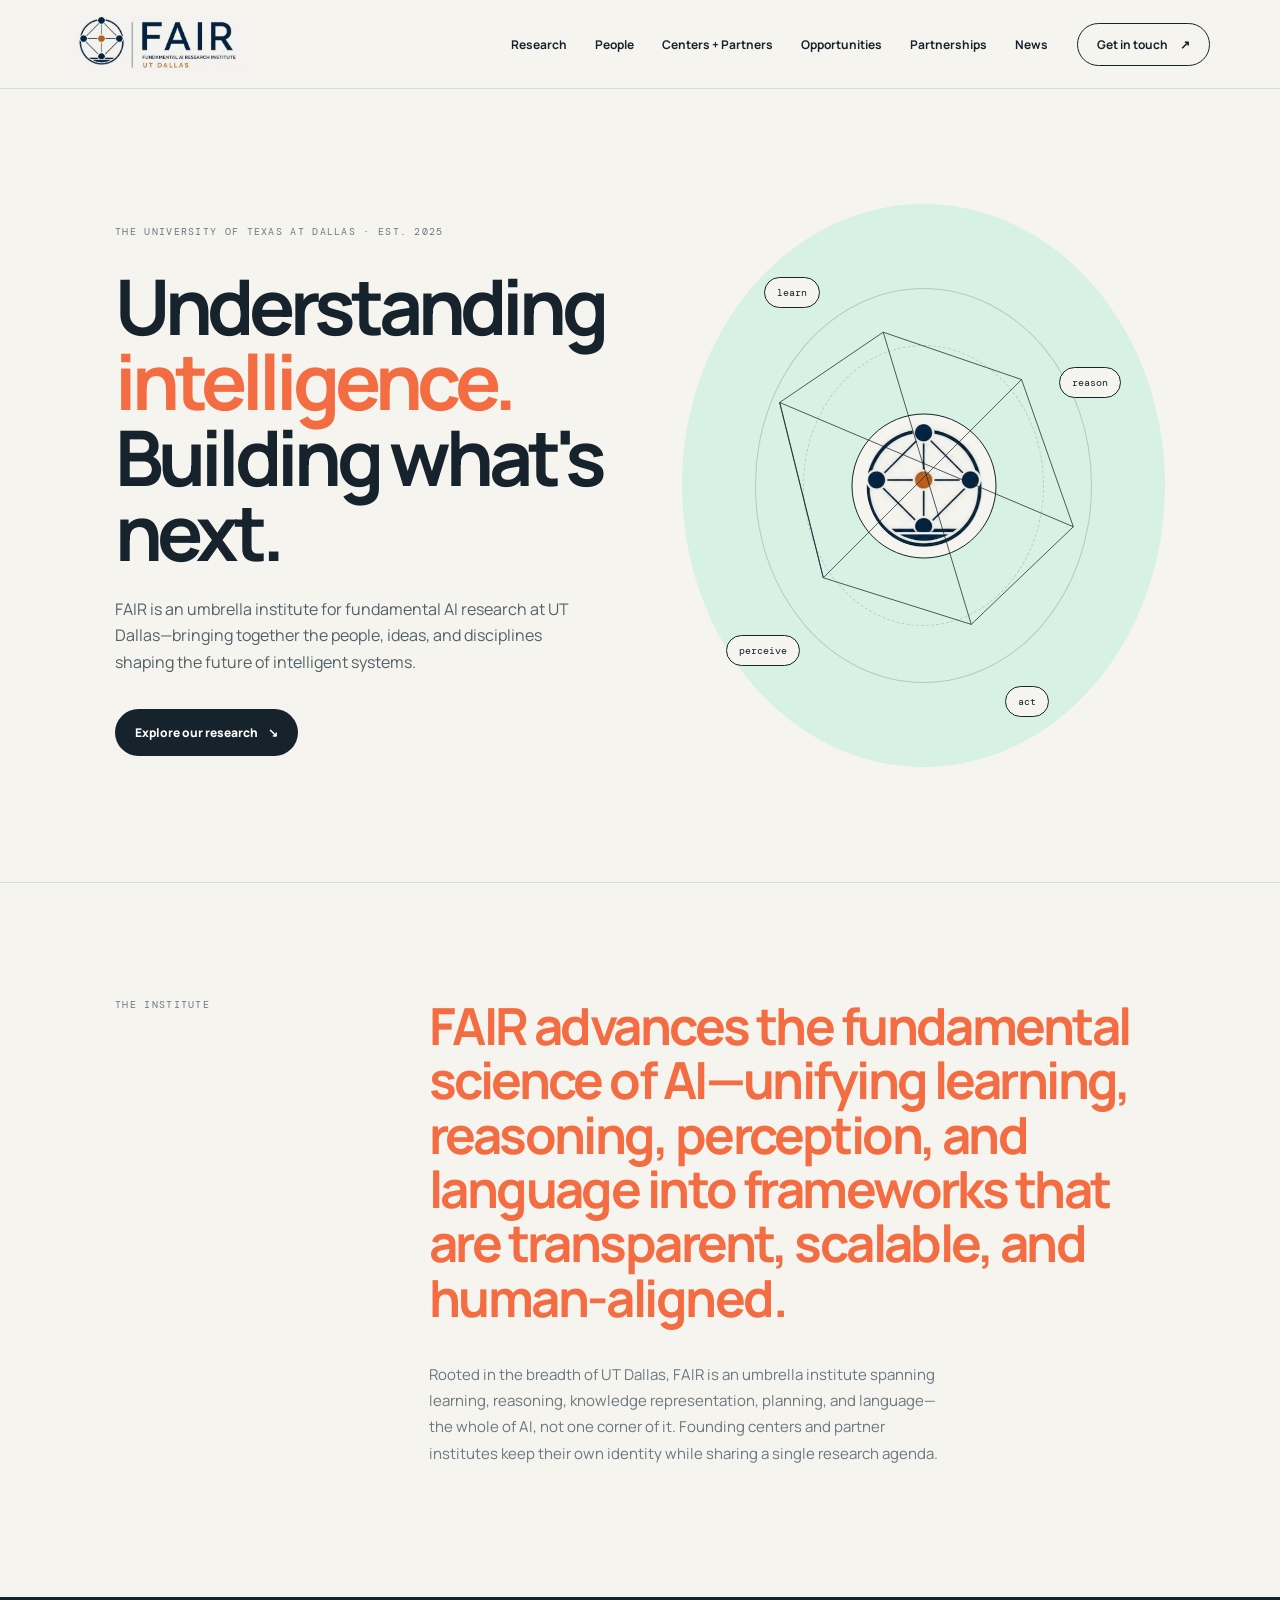
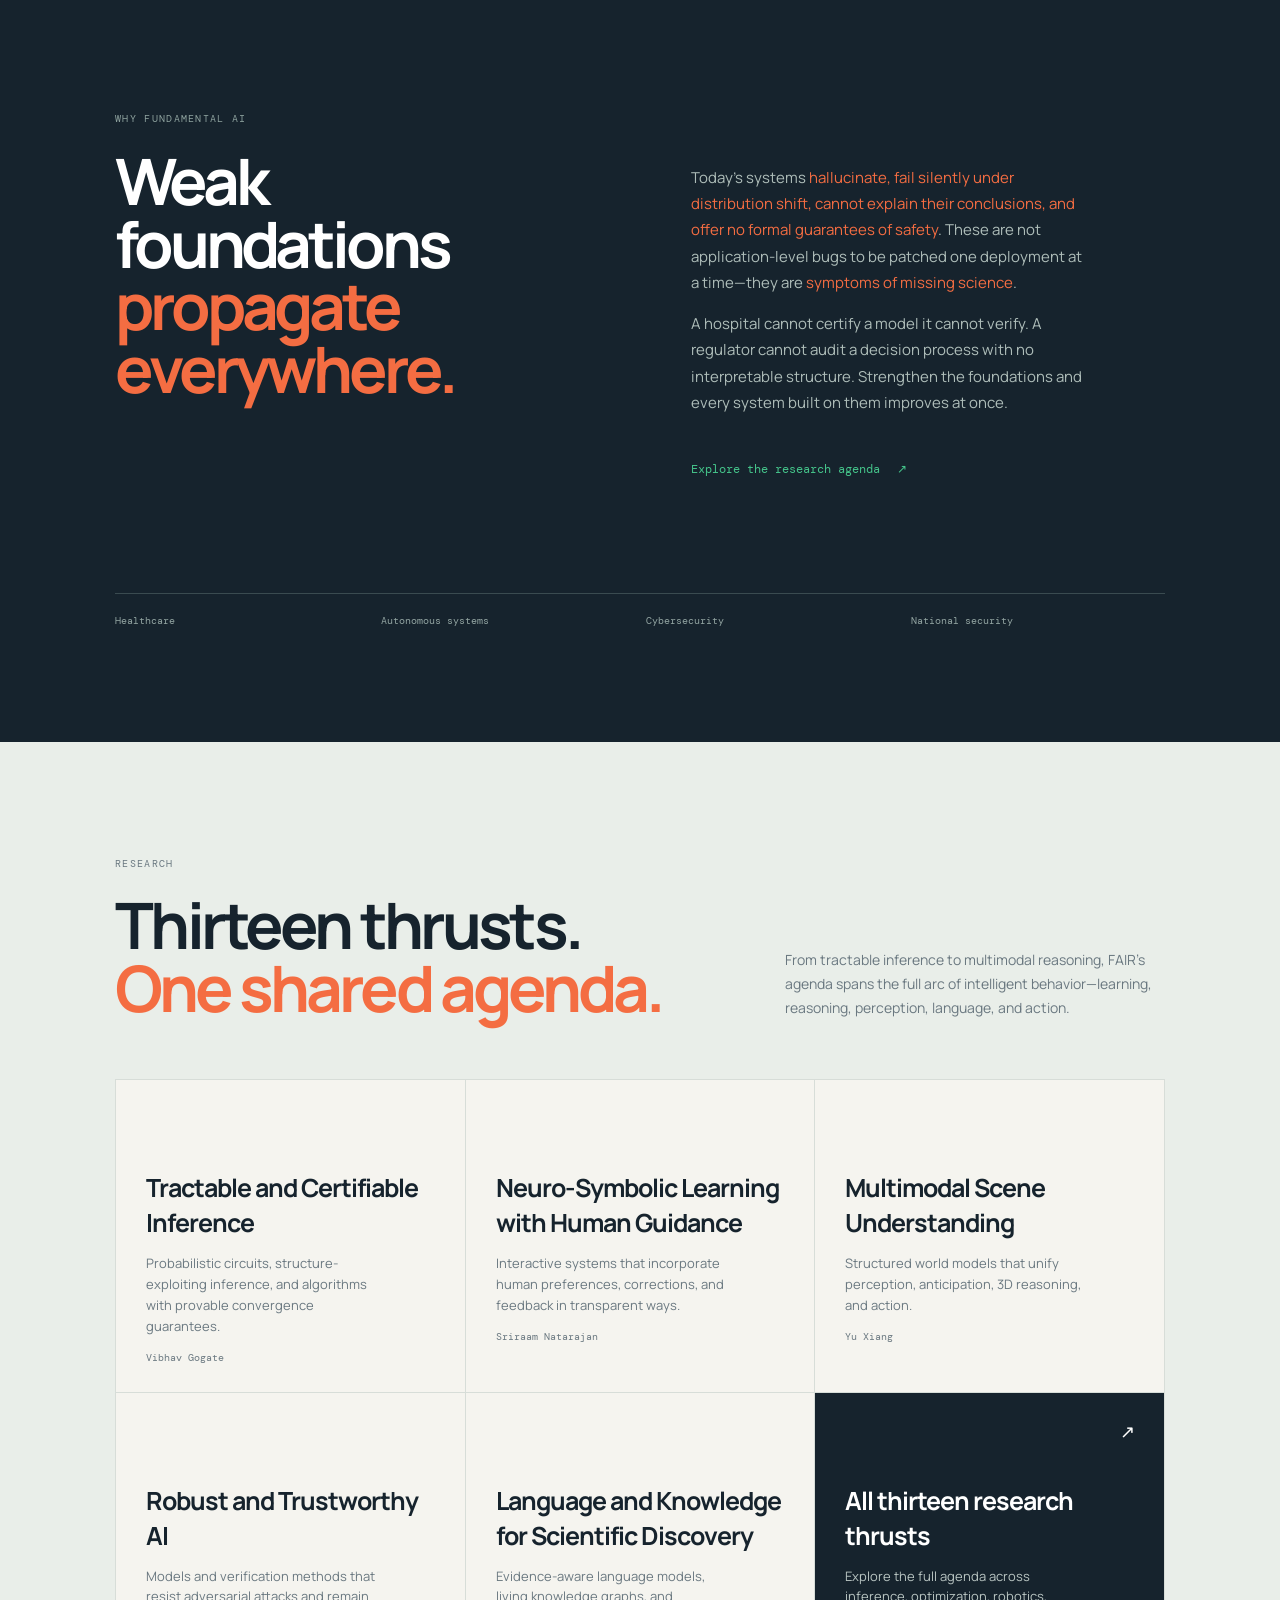
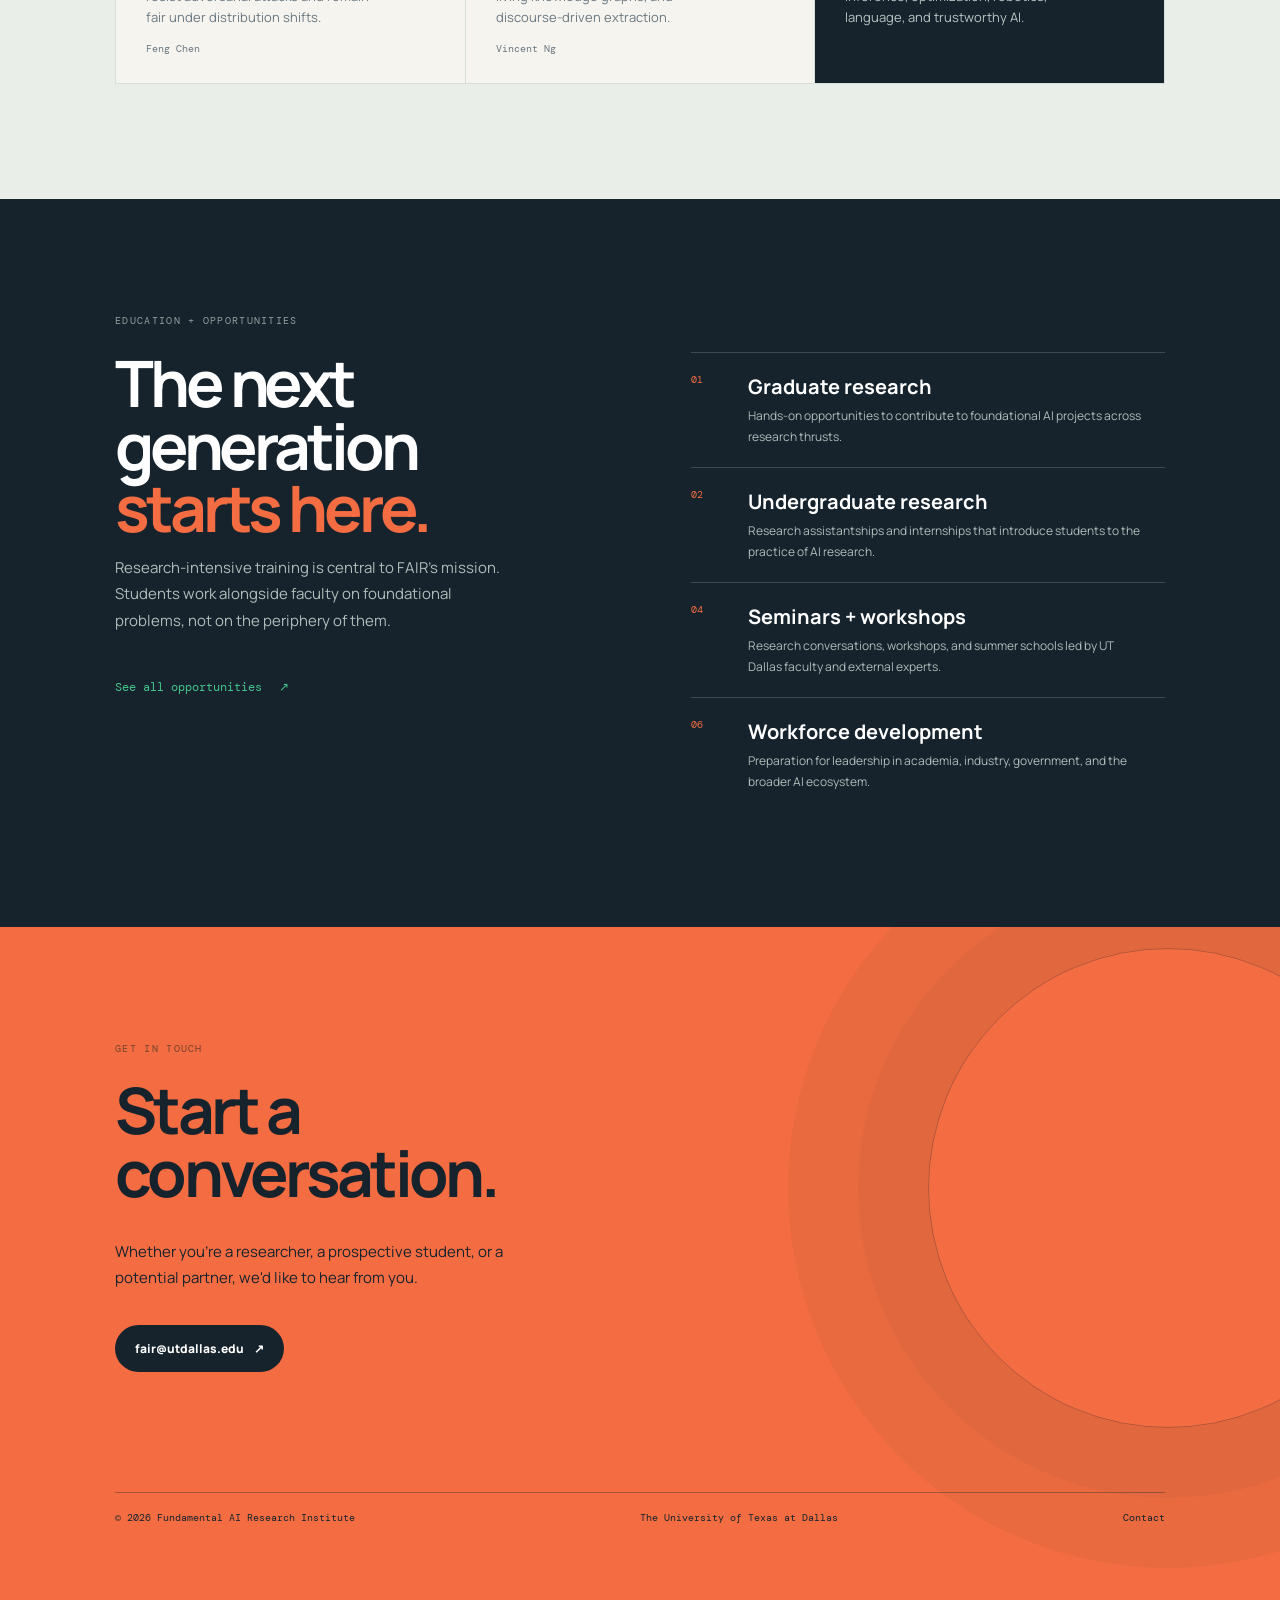
<file: index.html>
<!doctype html>
<html lang="en">
<head>
  <meta charset="UTF-8">
  <meta name="viewport" content="width=device-width, initial-scale=1">
  <meta name="description" content="Fundamental AI Research Institute at The University of Texas at Dallas.">
  <title>Fundamental AI Research Institute — FAIR</title>
  <link rel="preconnect" href="https://fonts.googleapis.com">
  <link rel="preconnect" href="https://fonts.gstatic.com" crossorigin>
  <link href="https://fonts.googleapis.com/css2?family=DM+Mono:wght@400;500&family=Manrope:wght@400;500;600;700;800&display=swap" rel="stylesheet">
  <link rel="stylesheet" href="styles.css">
</head>
<body>
  <div class="site-shell">
    <header class="topbar">
      <a class="brand" href="index.html" aria-label="FAIR home">
        <img class="brand-logo" src="assets/logo/fair_logo_full.jpeg" alt="" aria-hidden="true">
      </a>
      <button class="menu-toggle" aria-label="Toggle menu" aria-expanded="false"><span></span><span></span></button>
      <nav class="nav" aria-label="Main navigation">
      <a href="research.html">Research </a>
      <a href="people.html">People </a>
      <a href="centers.html">Centers + Partners </a>
      <a href="opportunities.html">Opportunities </a>
      <a href="partnerships.html">Partnerships </a>
      <a href="news.html">News </a>
      <a class="nav-contact" href="contact.html">Get in touch <span>↗</span></a>
      </nav>
    </header>
    <main>
<section class="hero page-section" id="home">
  <div class="hero-copy">
    <p class="eyebrow">The University of Texas at Dallas · Est. 2025</p>
    <h1>Understanding<br><em>intelligence.</em><br>Building what's next.</h1>
    <p class="hero-intro">FAIR is an umbrella institute for fundamental AI research at UT Dallas—bringing together the people, ideas, and disciplines shaping the future of intelligent systems.</p>
  <a class="button button-dark" href="research.html">Explore our research <span>↘</span></a>
</div>
  <div class="hero-visual" aria-label="FAIR research dimensions"><div class="orbit orbit-one"></div><div class="orbit orbit-two"></div><div class="orbit orbit-three"></div><div class="core"><img src="assets/logo/fair_logo_small.jpeg" alt="FAIR logo"></div><span class="node node-a">learn</span><span class="node node-b">reason</span><span class="node node-c">perceive</span><span class="node node-d">act</span><svg class="constellation" viewBox="0 0 600 600" aria-hidden="true"><path d="M105 187L245 92 432 156 502 355 364 487 164 424zM245 92l119 395M432 156L164 424M105 187l397 168M105 187l59 237" /></svg></div>
</section>
<section class="statement page-section">
  <div class="section-label">The institute</div>
  <div class="statement-content"><p class="display-copy">FAIR advances the fundamental science of AI—unifying learning, reasoning, perception, and language into frameworks that are transparent, scalable, and human-aligned.</p><p class="body-copy">Rooted in the breadth of UT Dallas, FAIR is an umbrella institute spanning learning, reasoning, knowledge representation, planning, and language—the whole of AI, not one corner of it. Founding centers and partner institutes keep their own identity while sharing a single research agenda.</p></div>
</section>
<section class="dark-band page-section" id="why">
  <div class="section-label">Why fundamental AI</div>
  <div class="dark-band-grid">
    <h2>Weak foundations<br><em>propagate everywhere.</em></h2>
    <div>
      <p>Today's systems <em>hallucinate, fail silently under distribution shift, cannot explain their conclusions, and offer no formal guarantees of safety</em>. These are not application-level bugs to be patched one deployment at a time—they are <em>symptoms of missing science</em>.</p>
      <p>A hospital cannot certify a model it cannot verify. A regulator cannot audit a decision process with no interpretable structure. Strengthen the foundations and every system built on them improves at once.</p>
      <a class="text-link" href="research.html">Explore the research agenda <span>↗</span></a>
    </div>
  </div>
  <div class="partner-lines"><span>Healthcare</span><span>Autonomous systems</span><span>Cybersecurity</span><span>National security</span></div>
</section>
<section class="research page-section" id="research">
  <div class="section-heading">
    <div>
      <div class="section-label">Research</div>
      <h2>Thirteen thrusts.<br><em>One shared agenda.</em></h2>
    </div>
    <p>From tractable inference to multimodal reasoning, FAIR&#39;s agenda spans the full arc of intelligent behavior—learning, reasoning, perception, language, and action.</p>
  </div>
  <div class="research-grid">
<a class="research-card" href="research.html">
  <h3>Tractable and Certifiable Inference</h3>
  <p>Probabilistic circuits, structure-exploiting inference, and algorithms with provable convergence guarantees.</p>
  <b>Vibhav Gogate</b>
</a>
<a class="research-card" href="research.html">
  <h3>Neuro-Symbolic Learning with Human Guidance</h3>
  <p>Interactive systems that incorporate human preferences, corrections, and feedback in transparent ways.</p>
  <b>Sriraam Natarajan</b>
</a>
<a class="research-card" href="research.html">
  <h3>Multimodal Scene Understanding</h3>
  <p>Structured world models that unify perception, anticipation, 3D reasoning, and action.</p>
  <b>Yu Xiang</b>
</a>
<a class="research-card" href="research.html">
  <h3>Robust and Trustworthy AI</h3>
  <p>Models and verification methods that resist adversarial attacks and remain fair under distribution shifts.</p>
  <b>Feng Chen</b>
</a>
<a class="research-card" href="research.html">
  <h3>Language and Knowledge for Scientific Discovery</h3>
  <p>Evidence-aware language models, living knowledge graphs, and discourse-driven extraction.</p>
  <b>Vincent Ng</b>
</a>
<a class="research-card featured" href="research.html">
    <span class="card-arrow">↗</span>
  <h3>All thirteen research thrusts</h3>
  <p>Explore the full agenda across inference, optimization, robotics, language, and trustworthy AI.</p>
</a>

  </div>
</section>
<section class="education dark-band page-section" id="education">
  <div class="section-label">Education + opportunities</div>
  <div class="education-grid">
    <div>
      <h2>The next generation<br><em>starts here.</em></h2>
      <p>Research-intensive training is central to FAIR&#39;s mission. Students work alongside faculty on foundational problems, not on the periphery of them.</p>
      <a class="text-link" href="opportunities.html">See all opportunities <span>↗</span></a>
    </div>
    <div class="opportunity-stack"><div><span>01</span><h3>Graduate research</h3><p>Hands-on opportunities to contribute to foundational AI projects across research thrusts.</p></div><div><span>02</span><h3>Undergraduate research</h3><p>Research assistantships and internships that introduce students to the practice of AI research.</p></div><div><span>04</span><h3>Seminars + workshops</h3><p>Research conversations, workshops, and summer schools led by UT Dallas faculty and external experts.</p></div><div><span>06</span><h3>Workforce development</h3><p>Preparation for leadership in academia, industry, government, and the broader AI ecosystem.</p></div></div>
  </div>
</section>
<section class="contact page-section" id="contact">
  <div class="contact-orb" aria-hidden="true"></div>
  <div class="section-label">Get in touch</div>
  <h2>Start a<br><em>conversation.</em></h2>
  <p>Whether you&#39;re a researcher, a prospective student, or a potential partner, we&#39;d like to hear from you.</p>
  <a class="button button-light" href="mailto:fair@utdallas.edu">fair@utdallas.edu <span>↗</span></a>
  <div class="contact-footer"><span>© 2026 Fundamental AI Research Institute</span><span>The University of Texas at Dallas</span><a href="contact.html">Contact</a></div>
</section>

    </main>
    
  </div>
  <script src="app.js"></script>
</body>
</html>
</file>
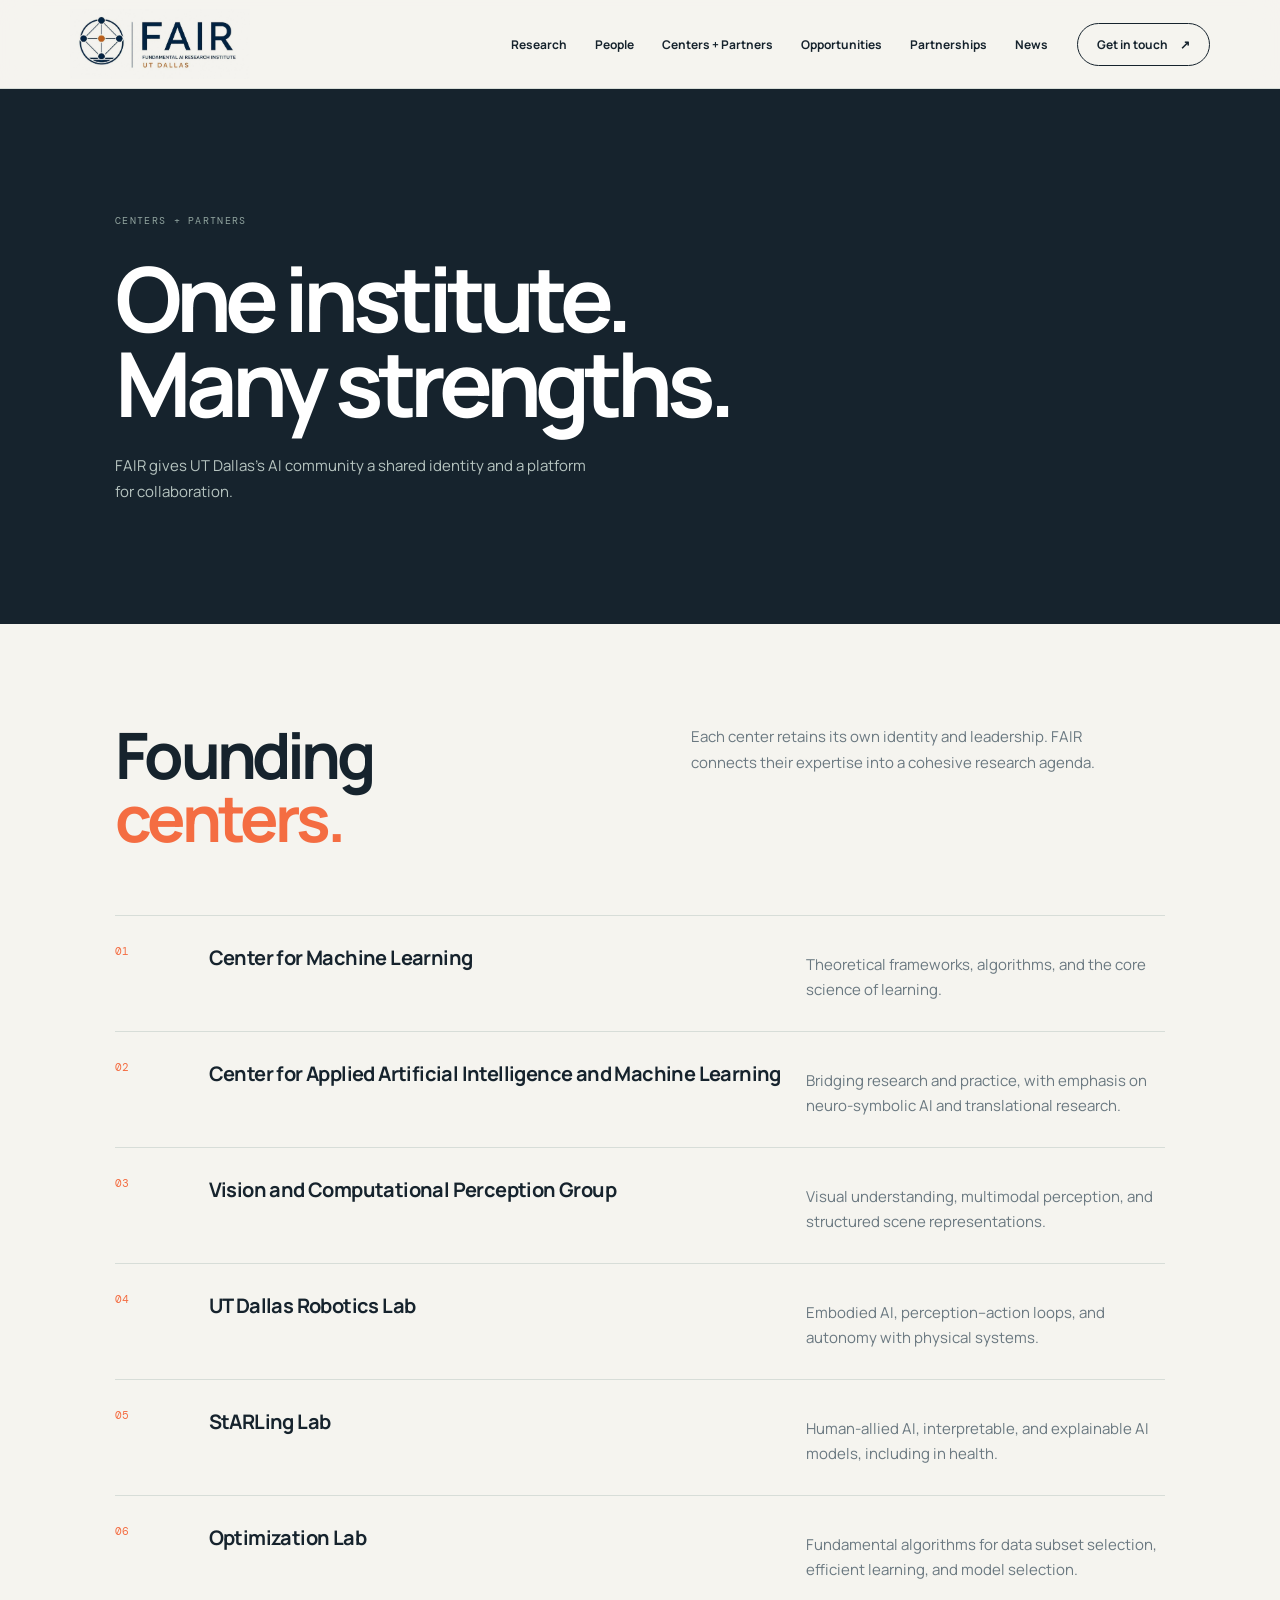
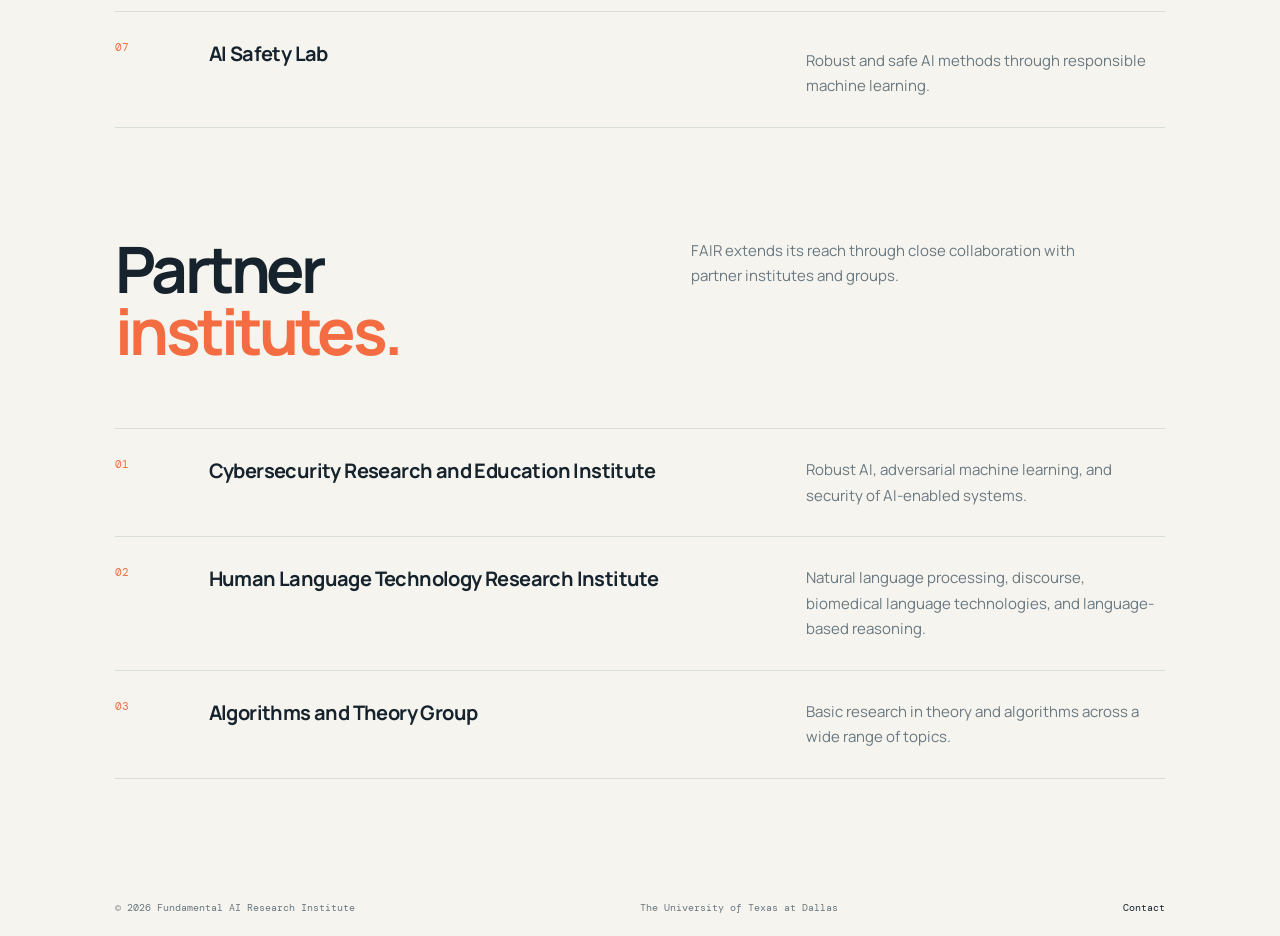
<file: centers.html>
<!doctype html>
<html lang="en">
<head>
  <meta charset="UTF-8">
  <meta name="viewport" content="width=device-width, initial-scale=1">
  <meta name="description" content="Fundamental AI Research Institute at The University of Texas at Dallas.">
  <title>Centers + partners — FAIR</title>
  <link rel="preconnect" href="https://fonts.googleapis.com">
  <link rel="preconnect" href="https://fonts.gstatic.com" crossorigin>
  <link href="https://fonts.googleapis.com/css2?family=DM+Mono:wght@400;500&family=Manrope:wght@400;500;600;700;800&display=swap" rel="stylesheet">
  <link rel="stylesheet" href="styles.css">
</head>
<body>
  <div class="site-shell">
    <header class="topbar">
      <a class="brand" href="index.html" aria-label="FAIR home">
        <img class="brand-logo" src="assets/logo/fair_logo_full.jpeg" alt="" aria-hidden="true">
      </a>
      <button class="menu-toggle" aria-label="Toggle menu" aria-expanded="false"><span></span><span></span></button>
      <nav class="nav" aria-label="Main navigation">
      <a href="research.html">Research </a>
      <a href="people.html">People </a>
      <a class="active" href="centers.html">Centers + Partners </a>
      <a href="opportunities.html">Opportunities </a>
      <a href="partnerships.html">Partnerships </a>
      <a href="news.html">News </a>
      <a class="nav-contact" href="contact.html">Get in touch <span>↗</span></a>
      </nav>
    </header>
    <main>
<section class="subhero compact">
  <div class="section-label">Centers + partners</div>
  <h1>One institute.<br>Many strengths. </h1>
  <p>FAIR gives UT Dallas’s AI community a shared identity and a platform for collaboration.</p>
</section>
<section class="content-page">
  <div class="intro-band">
  <h2>Founding<br><em>centers.</em></h2>
  <p>Each center retains its own identity and leadership. FAIR connects their expertise into a cohesive research agenda.</p>
</div>

  <div class="entity-list"><div><span>01</span><h3>Center for Machine Learning</h3><p>Theoretical frameworks, algorithms, and the core science of learning.</p></div><div><span>02</span><h3>Center for Applied Artificial Intelligence and Machine Learning</h3><p>Bridging research and practice, with emphasis on neuro-symbolic AI and translational research.</p></div><div><span>03</span><h3>Vision and Computational Perception Group</h3><p>Visual understanding, multimodal perception, and structured scene representations.</p></div><div><span>04</span><h3>UT Dallas Robotics Lab</h3><p>Embodied AI, perception–action loops, and autonomy with physical systems.</p></div><div><span>05</span><h3>StARLing Lab</h3><p>Human-allied AI, interpretable, and explainable AI models, including in health.</p></div><div><span>06</span><h3>Optimization Lab</h3><p>Fundamental algorithms for data subset selection, efficient learning, and model selection.</p></div><div><span>07</span><h3>AI Safety Lab</h3><p>Robust and safe AI methods through responsible machine learning.</p></div></div>
  <div class="partner-intro"><div class="intro-band">
  <h2>Partner<br><em>institutes.</em></h2>
  <p>FAIR extends its reach through close collaboration with partner institutes and groups.</p>
</div>
</div>
  <div class="entity-list partner-list"><div><span>01</span><h3>Cybersecurity Research and Education Institute</h3><p>Robust AI, adversarial machine learning, and security of AI-enabled systems.</p></div><div><span>02</span><h3>Human Language Technology Research Institute</h3><p>Natural language processing, discourse, biomedical language technologies, and language-based reasoning.</p></div><div><span>03</span><h3>Algorithms and Theory Group</h3><p>Basic research in theory and algorithms across a wide range of topics.</p></div></div>
</section>

    </main>
    <footer class="footer">
      <span>© 2026 Fundamental AI Research Institute</span>
      <span>The University of Texas at Dallas</span>
      <a href="contact.html">Contact</a>
    </footer>
  </div>
  <script src="app.js"></script>
</body>
</html>
</file>
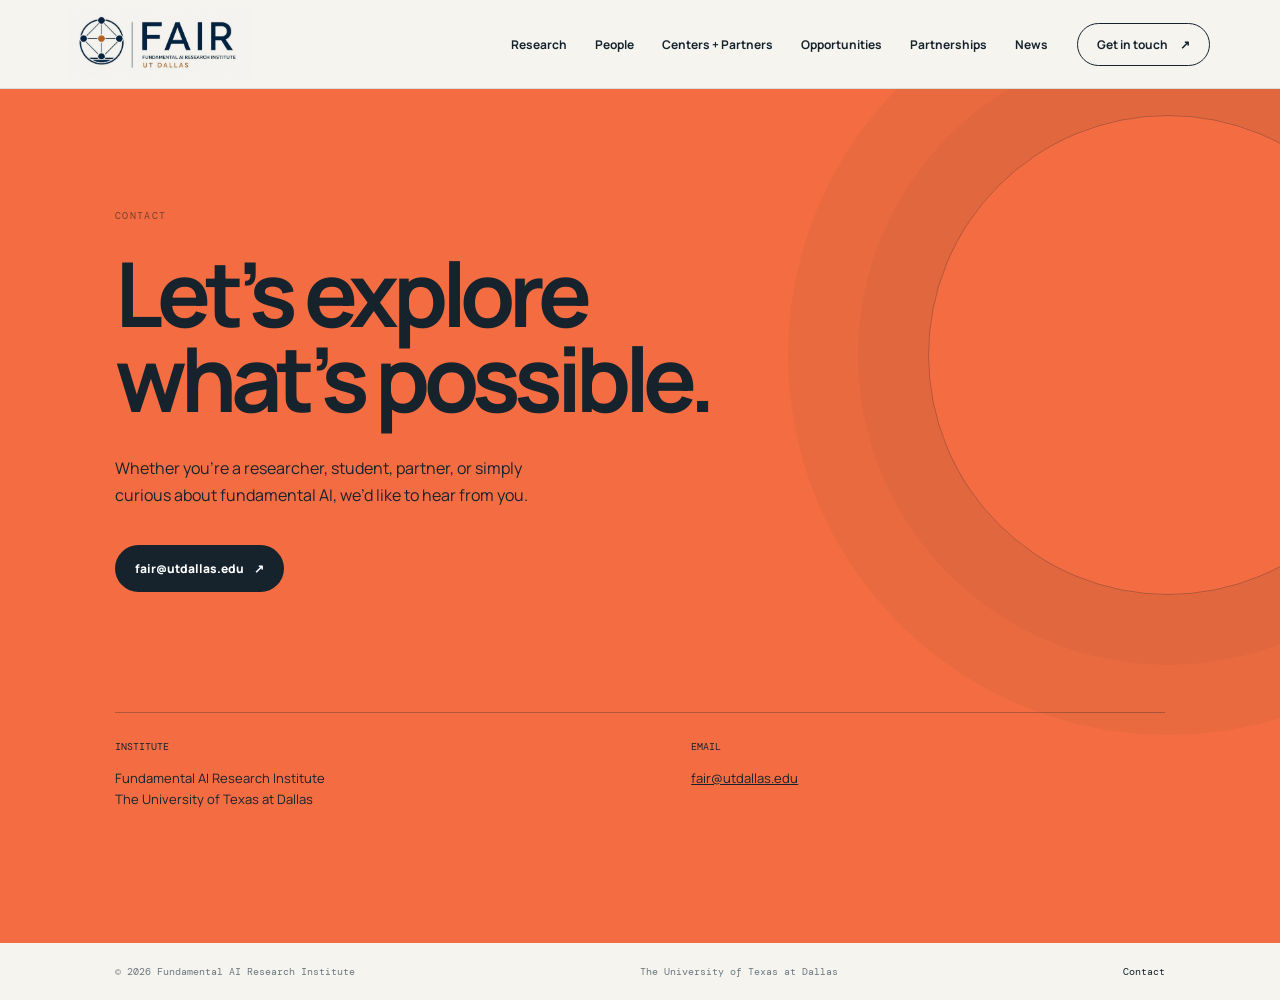
<file: contact.html>
<!doctype html>
<html lang="en">
<head>
  <meta charset="UTF-8">
  <meta name="viewport" content="width=device-width, initial-scale=1">
  <meta name="description" content="Fundamental AI Research Institute at The University of Texas at Dallas.">
  <title>Contact — FAIR</title>
  <link rel="preconnect" href="https://fonts.googleapis.com">
  <link rel="preconnect" href="https://fonts.gstatic.com" crossorigin>
  <link href="https://fonts.googleapis.com/css2?family=DM+Mono:wght@400;500&family=Manrope:wght@400;500;600;700;800&display=swap" rel="stylesheet">
  <link rel="stylesheet" href="styles.css">
</head>
<body>
  <div class="site-shell">
    <header class="topbar">
      <a class="brand" href="index.html" aria-label="FAIR home">
        <img class="brand-logo" src="assets/logo/fair_logo_full.jpeg" alt="" aria-hidden="true">
      </a>
      <button class="menu-toggle" aria-label="Toggle menu" aria-expanded="false"><span></span><span></span></button>
      <nav class="nav" aria-label="Main navigation">
      <a href="research.html">Research </a>
      <a href="people.html">People </a>
      <a href="centers.html">Centers + Partners </a>
      <a href="opportunities.html">Opportunities </a>
      <a href="partnerships.html">Partnerships </a>
      <a href="news.html">News </a>
      <a class="nav-contact" href="contact.html">Get in touch <span>↗</span></a>
      </nav>
    </header>
    <main>
<section class="contact contact-page">
  <div class="contact-orb" aria-hidden="true"></div><div class="section-label">Contact</div>
  <h1>Let’s explore<br><em>what’s possible.</em></h1>
  <p>Whether you’re a researcher, student, partner, or simply curious about fundamental AI, we’d like to hear from you.</p>
  <a class="button button-light" href="mailto:fair@utdallas.edu">fair@utdallas.edu <span>↗</span></a>
  <div class="contact-details"><div><span>Institute</span><p>Fundamental AI Research Institute<br>The University of Texas at Dallas</p></div><div><span>Email</span><p><a href="mailto:fair@utdallas.edu">fair@utdallas.edu</a></p></div></div>
</section>

    </main>
    <footer class="footer">
      <span>© 2026 Fundamental AI Research Institute</span>
      <span>The University of Texas at Dallas</span>
      <a href="contact.html">Contact</a>
    </footer>
  </div>
  <script src="app.js"></script>
</body>
</html>
</file>
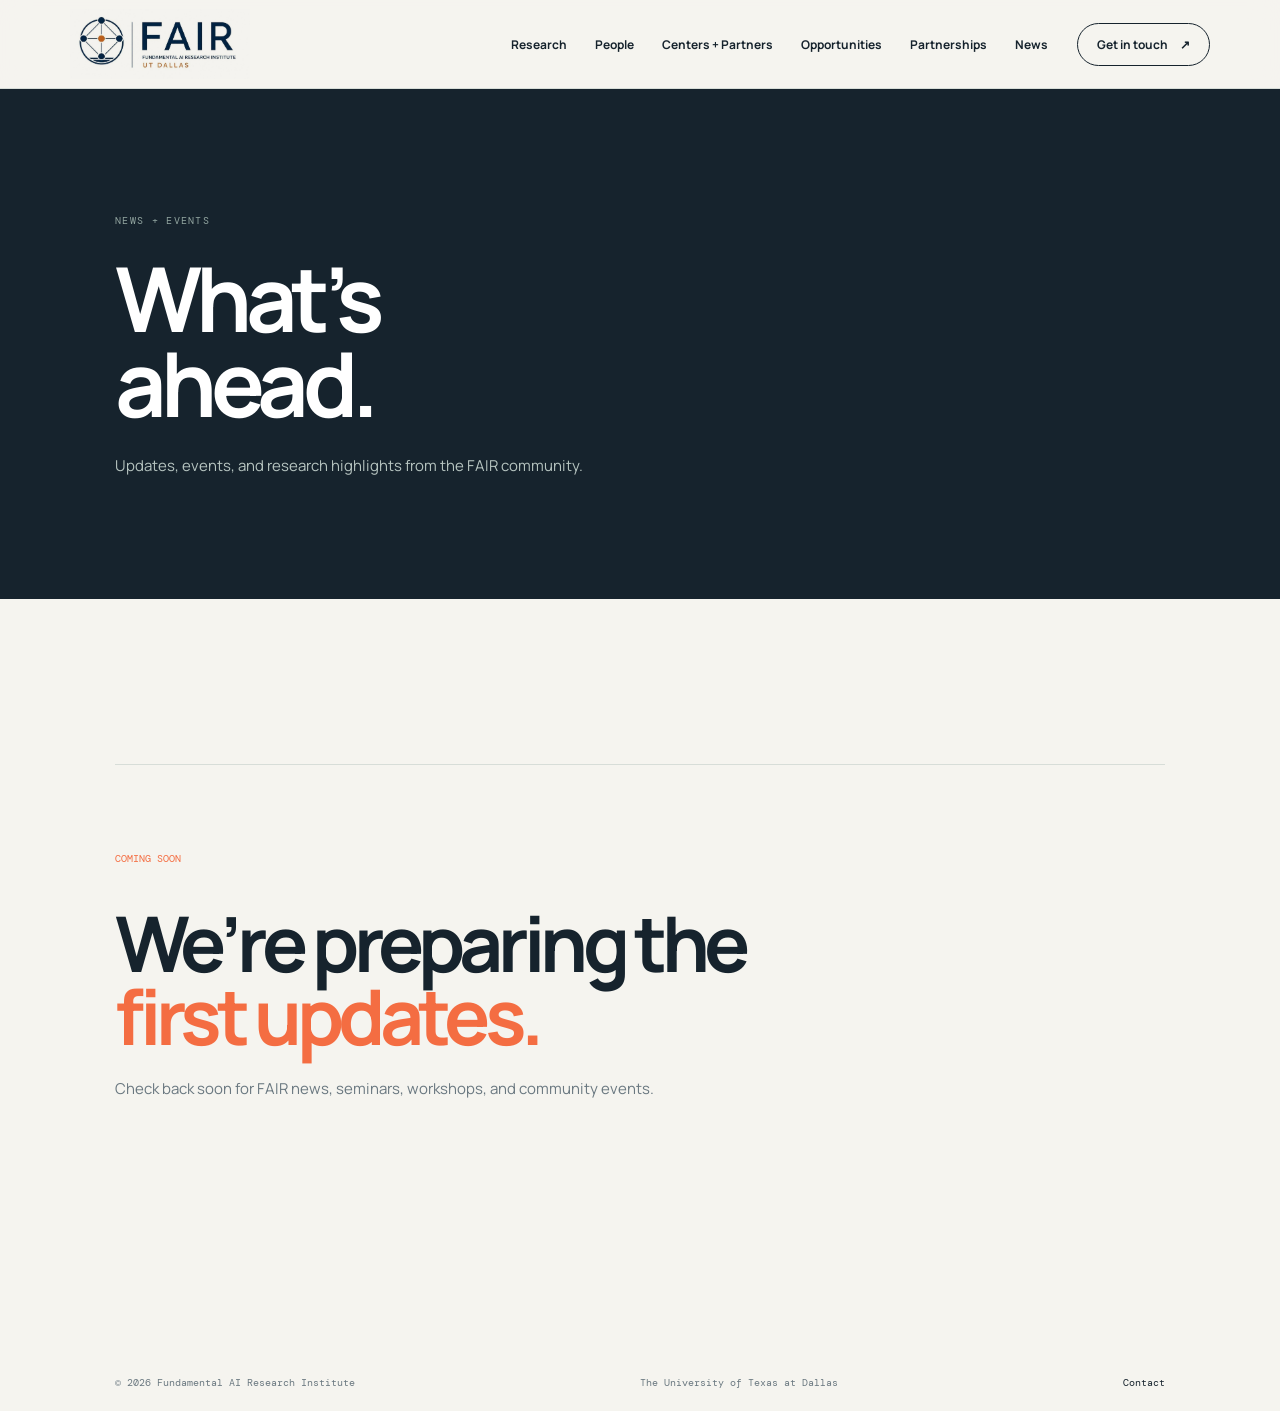
<file: news.html>
<!doctype html>
<html lang="en">
<head>
  <meta charset="UTF-8">
  <meta name="viewport" content="width=device-width, initial-scale=1">
  <meta name="description" content="Fundamental AI Research Institute at The University of Texas at Dallas.">
  <title>News + events — FAIR</title>
  <link rel="preconnect" href="https://fonts.googleapis.com">
  <link rel="preconnect" href="https://fonts.gstatic.com" crossorigin>
  <link href="https://fonts.googleapis.com/css2?family=DM+Mono:wght@400;500&family=Manrope:wght@400;500;600;700;800&display=swap" rel="stylesheet">
  <link rel="stylesheet" href="styles.css">
</head>
<body>
  <div class="site-shell">
    <header class="topbar">
      <a class="brand" href="index.html" aria-label="FAIR home">
        <img class="brand-logo" src="assets/logo/fair_logo_full.jpeg" alt="" aria-hidden="true">
      </a>
      <button class="menu-toggle" aria-label="Toggle menu" aria-expanded="false"><span></span><span></span></button>
      <nav class="nav" aria-label="Main navigation">
      <a href="research.html">Research </a>
      <a href="people.html">People </a>
      <a href="centers.html">Centers + Partners </a>
      <a href="opportunities.html">Opportunities </a>
      <a href="partnerships.html">Partnerships </a>
      <a class="active" href="news.html">News </a>
      <a class="nav-contact" href="contact.html">Get in touch <span>↗</span></a>
      </nav>
    </header>
    <main>
<section class="subhero compact">
  <div class="section-label">News + events</div>
  <h1>What’s<br>ahead. </h1>
  <p>Updates, events, and research highlights from the FAIR community.</p>
</section>
<section class="content-page"><div class="empty-news large-empty"><span>Coming soon</span><h2>We’re preparing the<br><em>first updates.</em></h2><p>Check back soon for FAIR news, seminars, workshops, and community events.</p></div></section>

    </main>
    <footer class="footer">
      <span>© 2026 Fundamental AI Research Institute</span>
      <span>The University of Texas at Dallas</span>
      <a href="contact.html">Contact</a>
    </footer>
  </div>
  <script src="app.js"></script>
</body>
</html>
</file>
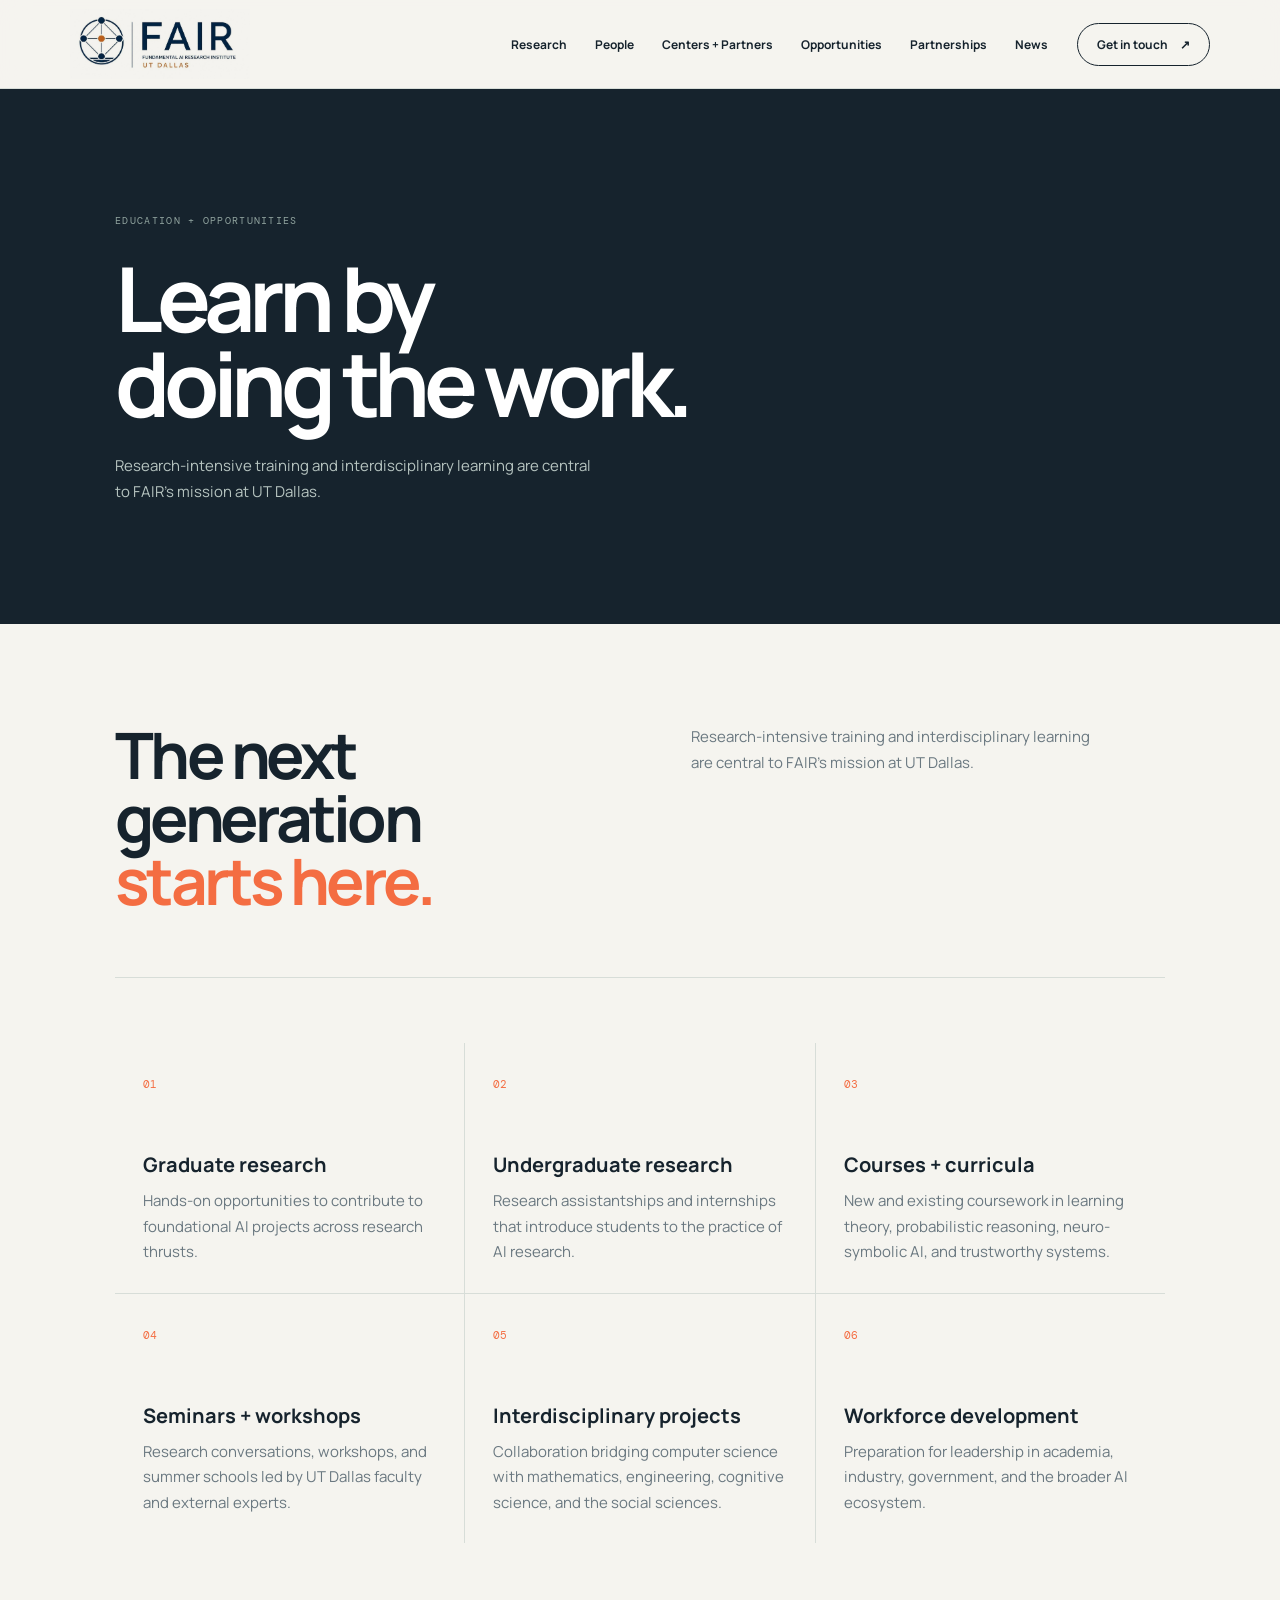
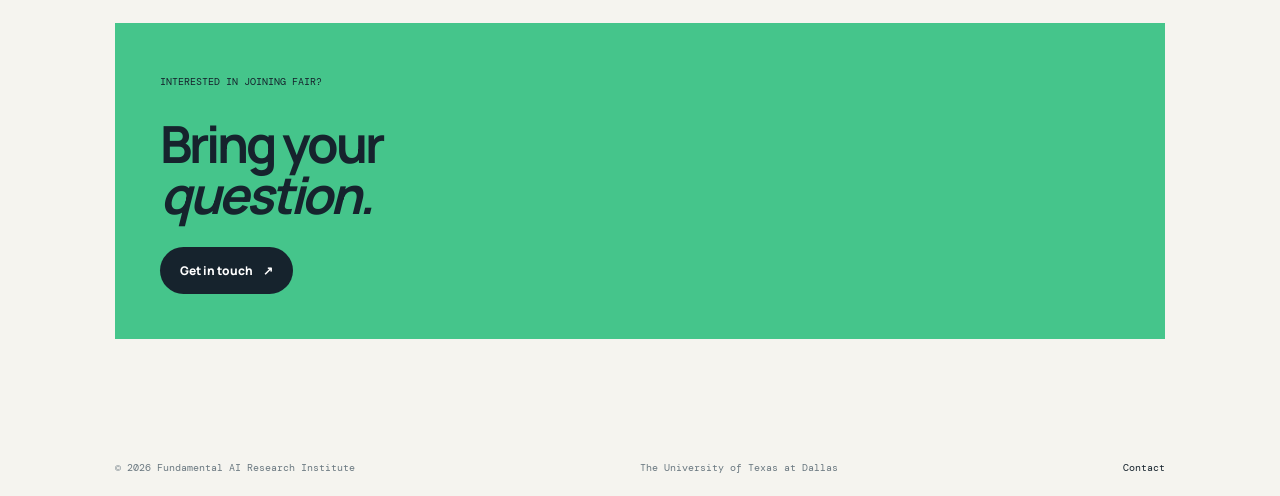
<file: opportunities.html>
<!doctype html>
<html lang="en">
<head>
  <meta charset="UTF-8">
  <meta name="viewport" content="width=device-width, initial-scale=1">
  <meta name="description" content="Fundamental AI Research Institute at The University of Texas at Dallas.">
  <title>Education + opportunities — FAIR</title>
  <link rel="preconnect" href="https://fonts.googleapis.com">
  <link rel="preconnect" href="https://fonts.gstatic.com" crossorigin>
  <link href="https://fonts.googleapis.com/css2?family=DM+Mono:wght@400;500&family=Manrope:wght@400;500;600;700;800&display=swap" rel="stylesheet">
  <link rel="stylesheet" href="styles.css">
</head>
<body>
  <div class="site-shell">
    <header class="topbar">
      <a class="brand" href="index.html" aria-label="FAIR home">
        <img class="brand-logo" src="assets/logo/fair_logo_full.jpeg" alt="" aria-hidden="true">
      </a>
      <button class="menu-toggle" aria-label="Toggle menu" aria-expanded="false"><span></span><span></span></button>
      <nav class="nav" aria-label="Main navigation">
      <a href="research.html">Research </a>
      <a href="people.html">People </a>
      <a href="centers.html">Centers + Partners </a>
      <a class="active" href="opportunities.html">Opportunities </a>
      <a href="partnerships.html">Partnerships </a>
      <a href="news.html">News </a>
      <a class="nav-contact" href="contact.html">Get in touch <span>↗</span></a>
      </nav>
    </header>
    <main>
<section class="subhero compact">
  <div class="section-label">Education + opportunities</div>
  <h1>Learn by<br>doing the work. </h1>
  <p>Research-intensive training and interdisciplinary learning are central to FAIR’s mission at UT Dallas.</p>
</section>
<section class="content-page">
  <div class="intro-band">
  <h2>The next generation<br><em>starts here.</em></h2>
  <p>Research-intensive training and interdisciplinary learning are central to FAIR’s mission at UT Dallas.</p>
</div>

  <div class="opportunity-cards"><article><span>01</span><h3>Graduate research</h3><p>Hands-on opportunities to contribute to foundational AI projects across research thrusts.</p></article><article><span>02</span><h3>Undergraduate research</h3><p>Research assistantships and internships that introduce students to the practice of AI research.</p></article><article><span>03</span><h3>Courses + curricula</h3><p>New and existing coursework in learning theory, probabilistic reasoning, neuro-symbolic AI, and trustworthy systems.</p></article><article><span>04</span><h3>Seminars + workshops</h3><p>Research conversations, workshops, and summer schools led by UT Dallas faculty and external experts.</p></article><article><span>05</span><h3>Interdisciplinary projects</h3><p>Collaboration bridging computer science with mathematics, engineering, cognitive science, and the social sciences.</p></article><article><span>06</span><h3>Workforce development</h3><p>Preparation for leadership in academia, industry, government, and the broader AI ecosystem.</p></article></div>
  <div class="callout"><span>Interested in joining FAIR?</span><h2>Bring your<br><em>question.</em></h2><a class="button button-dark" href="contact.html">Get in touch <span>↗</span></a></div>
</section>

    </main>
    <footer class="footer">
      <span>© 2026 Fundamental AI Research Institute</span>
      <span>The University of Texas at Dallas</span>
      <a href="contact.html">Contact</a>
    </footer>
  </div>
  <script src="app.js"></script>
</body>
</html>
</file>
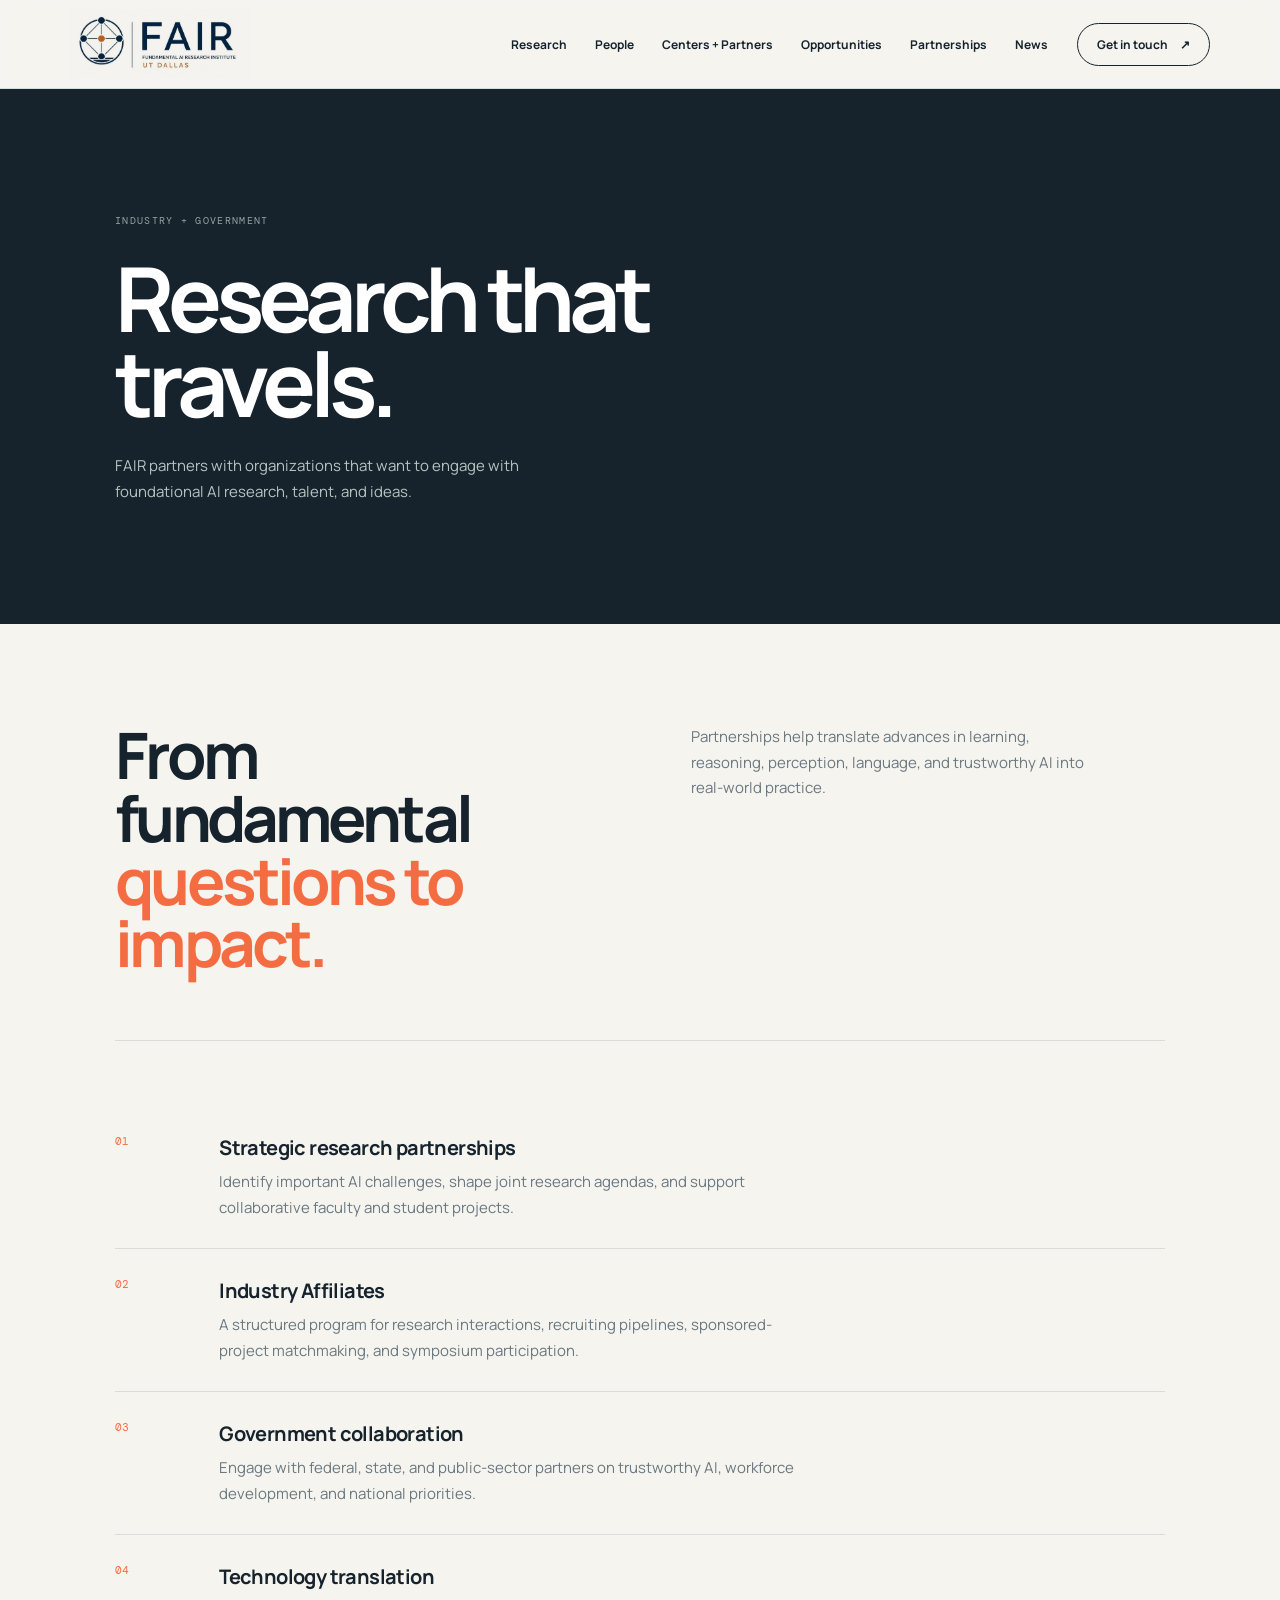
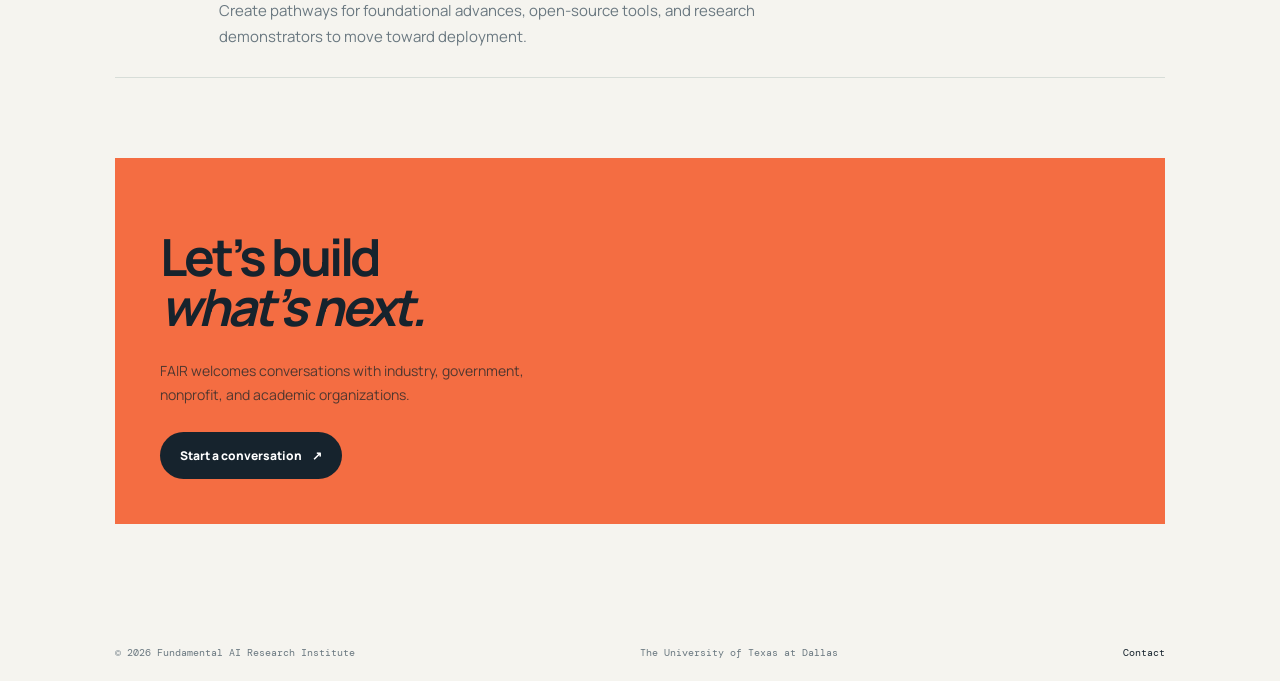
<file: partnerships.html>
<!doctype html>
<html lang="en">
<head>
  <meta charset="UTF-8">
  <meta name="viewport" content="width=device-width, initial-scale=1">
  <meta name="description" content="Fundamental AI Research Institute at The University of Texas at Dallas.">
  <title>Industry + government — FAIR</title>
  <link rel="preconnect" href="https://fonts.googleapis.com">
  <link rel="preconnect" href="https://fonts.gstatic.com" crossorigin>
  <link href="https://fonts.googleapis.com/css2?family=DM+Mono:wght@400;500&family=Manrope:wght@400;500;600;700;800&display=swap" rel="stylesheet">
  <link rel="stylesheet" href="styles.css">
</head>
<body>
  <div class="site-shell">
    <header class="topbar">
      <a class="brand" href="index.html" aria-label="FAIR home">
        <img class="brand-logo" src="assets/logo/fair_logo_full.jpeg" alt="" aria-hidden="true">
      </a>
      <button class="menu-toggle" aria-label="Toggle menu" aria-expanded="false"><span></span><span></span></button>
      <nav class="nav" aria-label="Main navigation">
      <a href="research.html">Research </a>
      <a href="people.html">People </a>
      <a href="centers.html">Centers + Partners </a>
      <a href="opportunities.html">Opportunities </a>
      <a class="active" href="partnerships.html">Partnerships </a>
      <a href="news.html">News </a>
      <a class="nav-contact" href="contact.html">Get in touch <span>↗</span></a>
      </nav>
    </header>
    <main>
<section class="subhero compact">
  <div class="section-label">Industry + government</div>
  <h1>Research that<br>travels. </h1>
  <p>FAIR partners with organizations that want to engage with foundational AI research, talent, and ideas.</p>
</section>
<section class="content-page">
  <div class="intro-band">
  <h2>From fundamental<br><em>questions to impact.</em></h2>
  <p>Partnerships help translate advances in learning, reasoning, perception, language, and trustworthy AI into real-world practice.</p>
</div>

  <div class="partnership-rows"><div><span>01</span><div><h3>Strategic research partnerships</h3><p>Identify important AI challenges, shape joint research agendas, and support collaborative faculty and student projects.</p></div></div><div><span>02</span><div><h3>Industry Affiliates</h3><p>A structured program for research interactions, recruiting pipelines, sponsored-project matchmaking, and symposium participation.</p></div></div><div><span>03</span><div><h3>Government collaboration</h3><p>Engage with federal, state, and public-sector partners on trustworthy AI, workforce development, and national priorities.</p></div></div><div><span>04</span><div><h3>Technology translation</h3><p>Create pathways for foundational advances, open-source tools, and research demonstrators to move toward deployment.</p></div></div></div>
  <div class="application-band"><h2>Let’s build<br><em>what’s next.</em></h2><p>FAIR welcomes conversations with industry, government, nonprofit, and academic organizations.</p><a class="button button-dark" href="contact.html">Start a conversation <span>↗</span></a></div>
</section>

    </main>
    <footer class="footer">
      <span>© 2026 Fundamental AI Research Institute</span>
      <span>The University of Texas at Dallas</span>
      <a href="contact.html">Contact</a>
    </footer>
  </div>
  <script src="app.js"></script>
</body>
</html>
</file>
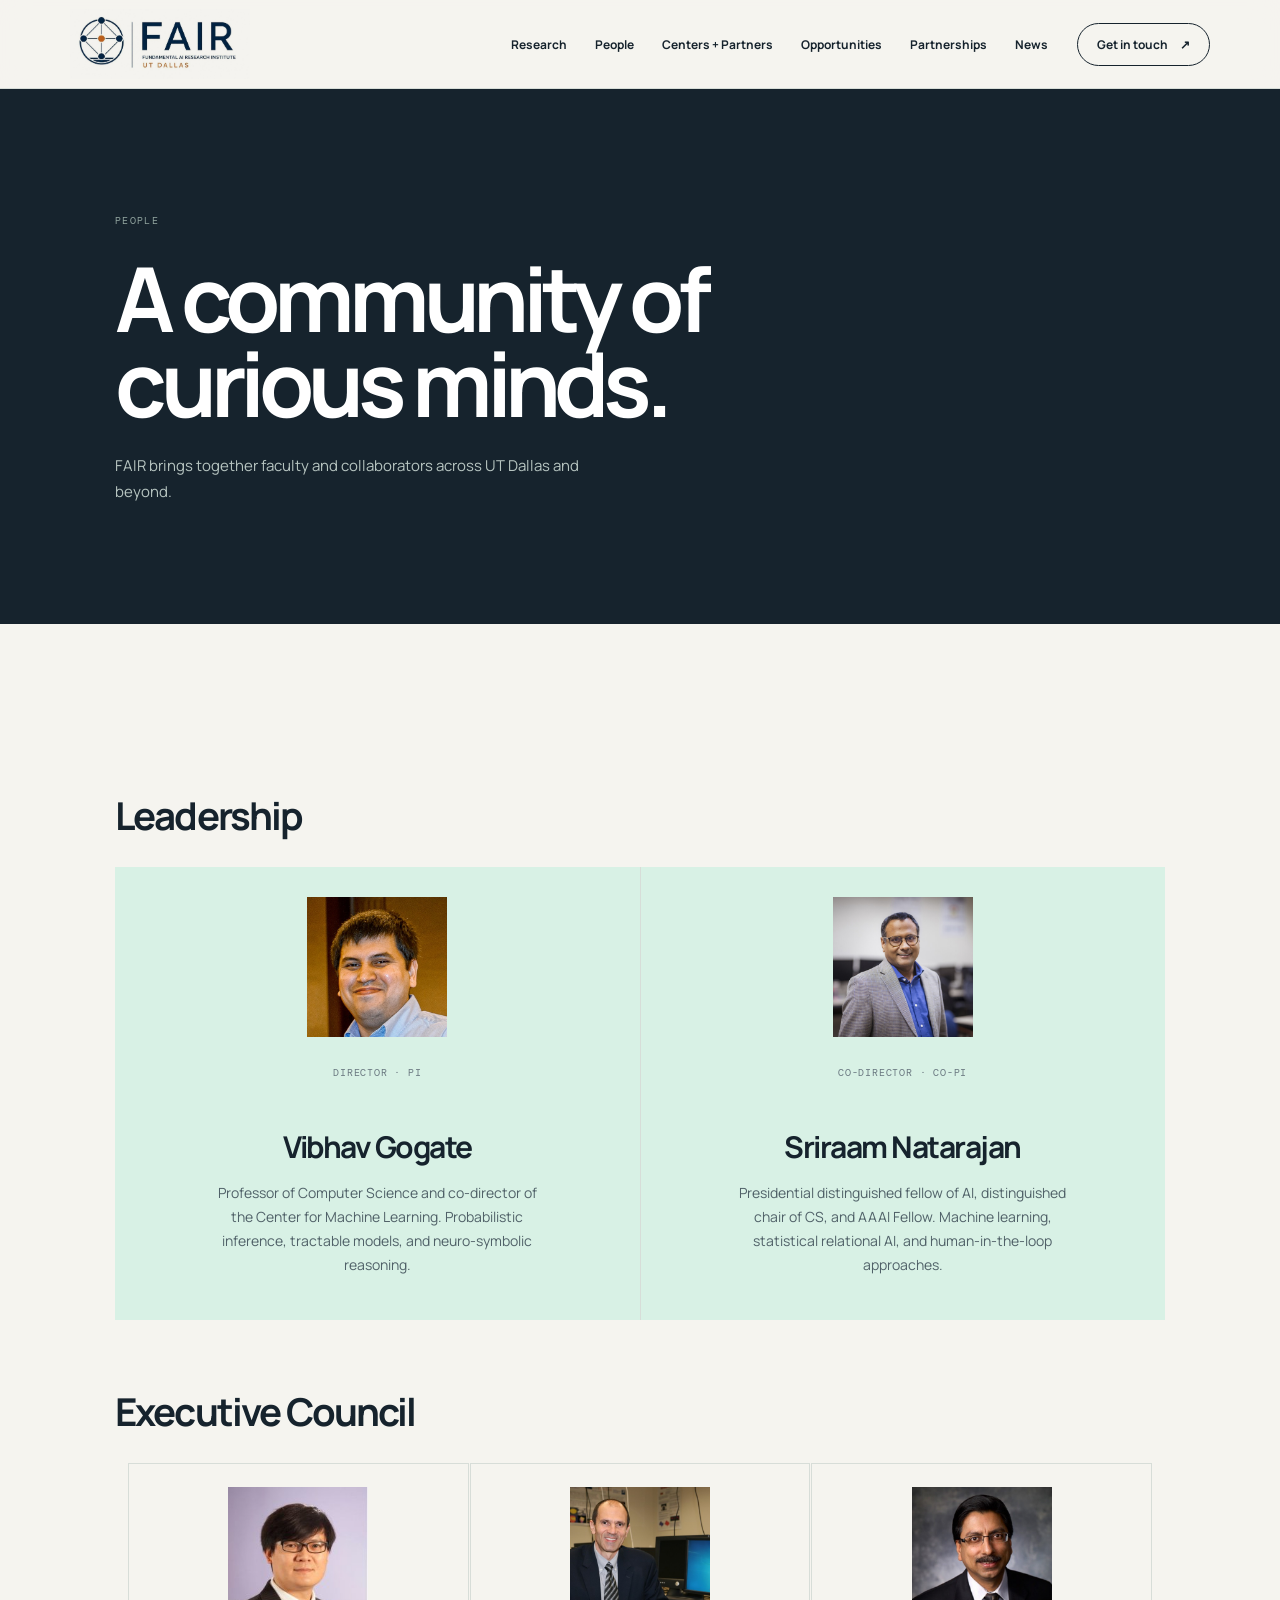
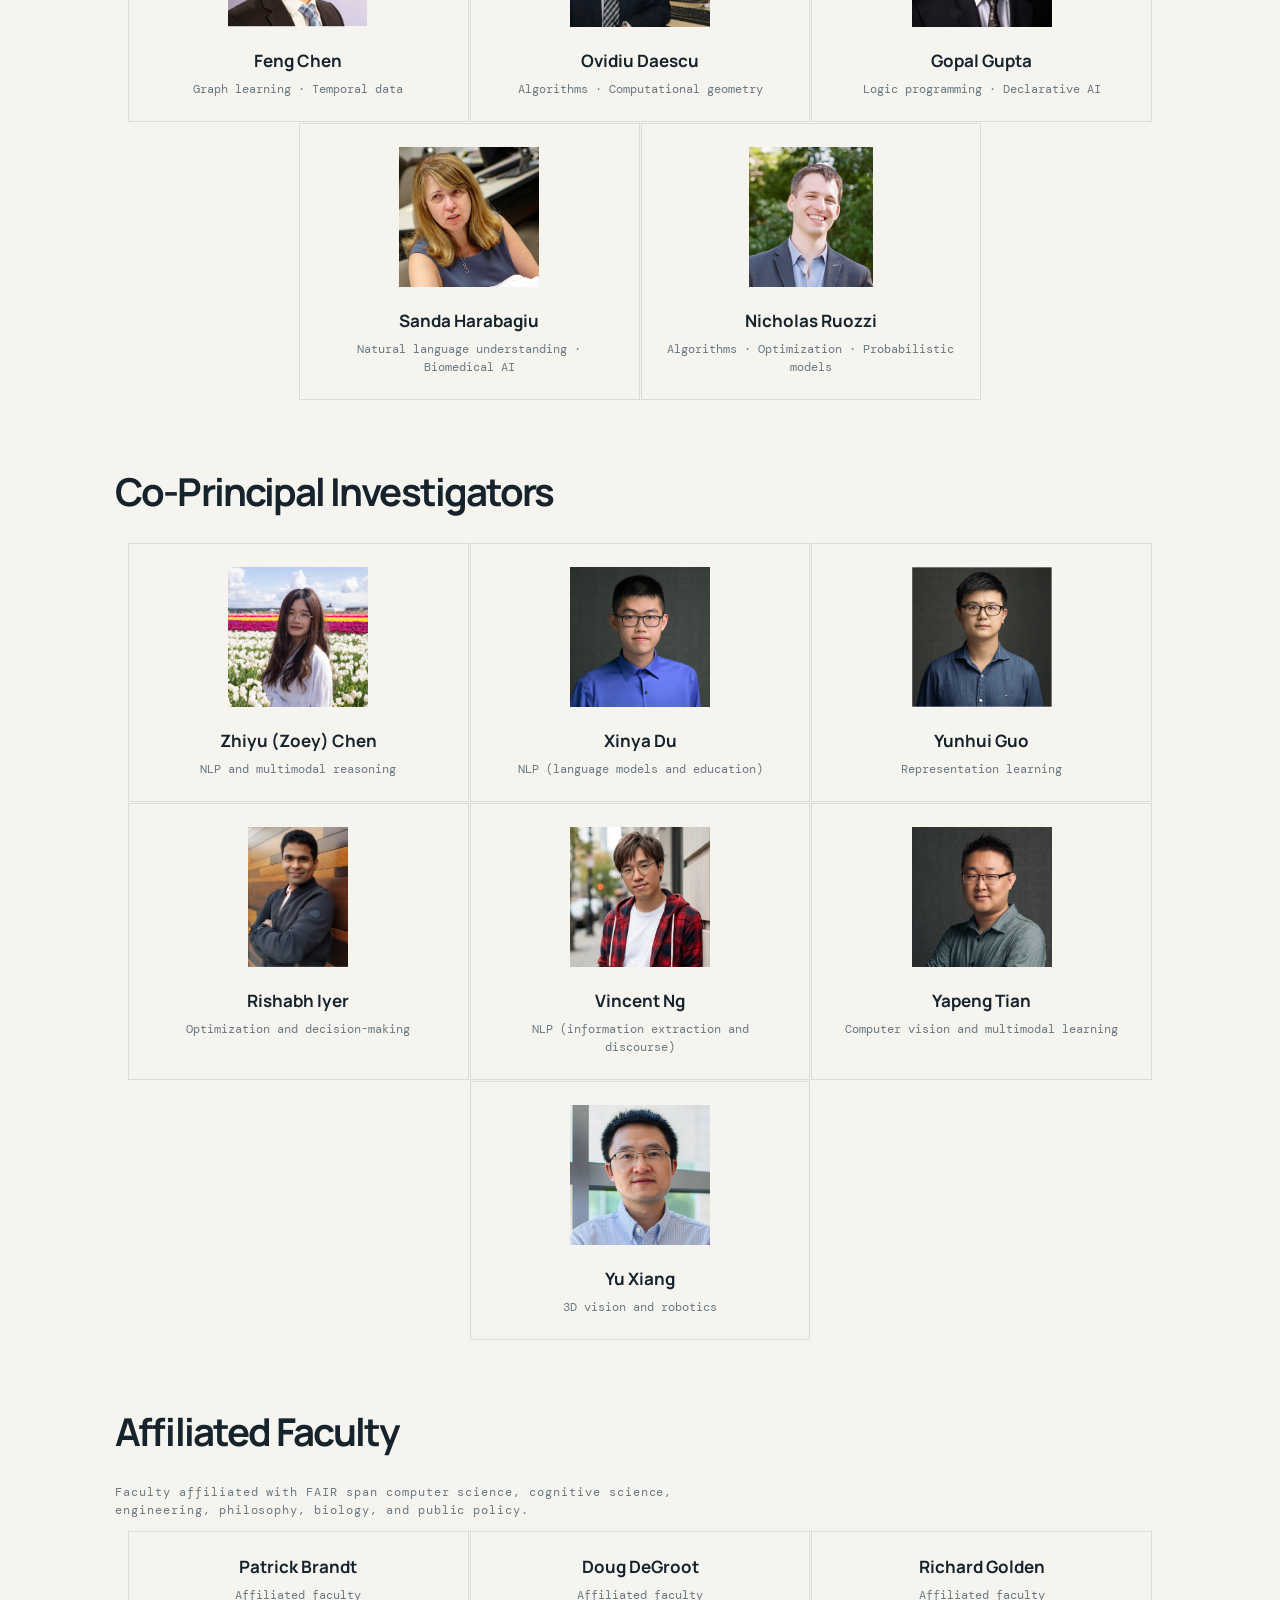
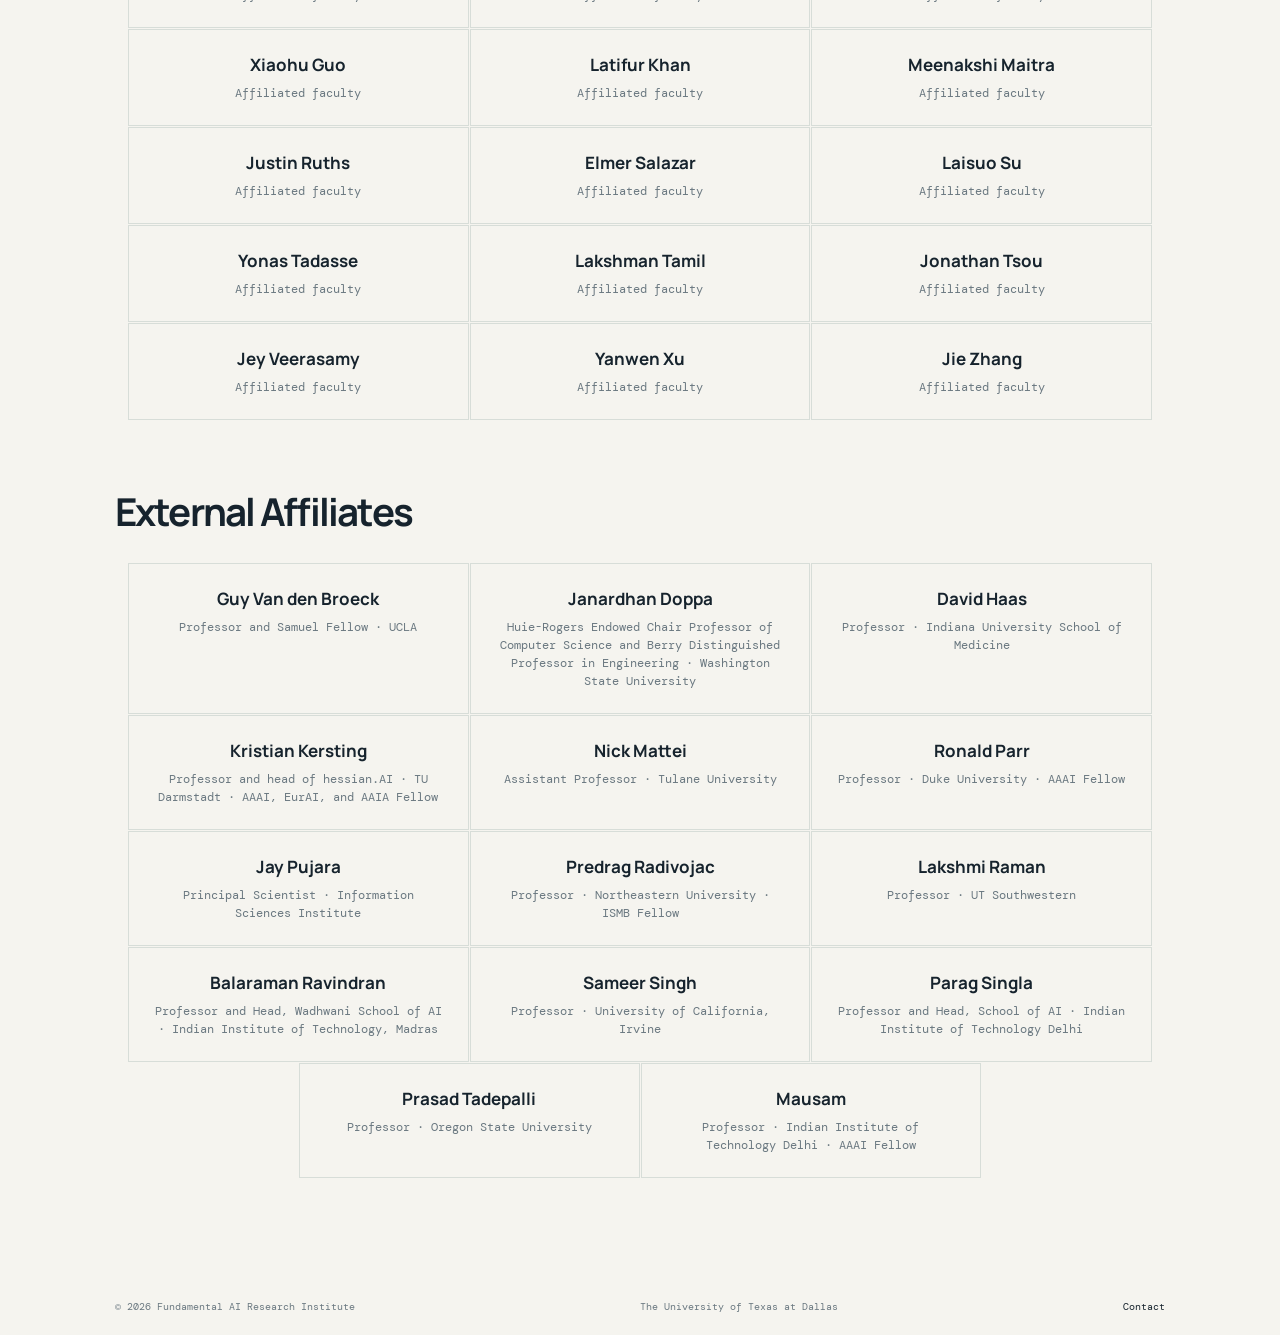
<file: people.html>
<!doctype html>
<html lang="en">
<head>
  <meta charset="UTF-8">
  <meta name="viewport" content="width=device-width, initial-scale=1">
  <meta name="description" content="Fundamental AI Research Institute at The University of Texas at Dallas.">
  <title>People — FAIR</title>
  <link rel="preconnect" href="https://fonts.googleapis.com">
  <link rel="preconnect" href="https://fonts.gstatic.com" crossorigin>
  <link href="https://fonts.googleapis.com/css2?family=DM+Mono:wght@400;500&family=Manrope:wght@400;500;600;700;800&display=swap" rel="stylesheet">
  <link rel="stylesheet" href="styles.css">
</head>
<body>
  <div class="site-shell">
    <header class="topbar">
      <a class="brand" href="index.html" aria-label="FAIR home">
        <img class="brand-logo" src="assets/logo/fair_logo_full.jpeg" alt="" aria-hidden="true">
      </a>
      <button class="menu-toggle" aria-label="Toggle menu" aria-expanded="false"><span></span><span></span></button>
      <nav class="nav" aria-label="Main navigation">
      <a href="research.html">Research </a>
      <a class="active" href="people.html">People </a>
      <a href="centers.html">Centers + Partners </a>
      <a href="opportunities.html">Opportunities </a>
      <a href="partnerships.html">Partnerships </a>
      <a href="news.html">News </a>
      <a class="nav-contact" href="contact.html">Get in touch <span>↗</span></a>
      </nav>
    </header>
    <main>
<section class="subhero compact">
  <div class="section-label">People</div>
  <h1>A community of<br>curious minds. </h1>
  <p>FAIR brings together faculty and collaborators across UT Dallas and beyond.</p>
</section>
<section class="content-page">
  <div class="people-group"><h2>Leadership</h2><div class="profile-grid"><div class="profile featured-profile"><img class="person-image" src="assets/people/vibhav_gogate.jpg" alt="Vibhav Gogate"><span>Director · PI</span><h3>Vibhav Gogate</h3><p>Professor of Computer Science and co-director of the Center for Machine Learning. Probabilistic inference, tractable models, and neuro-symbolic reasoning.</p></div><div class="profile featured-profile"><img class="person-image" src="assets/people/sriraam_natarajan.jpg" alt="Sriraam Natarajan"><span>Co-Director · Co-PI</span><h3>Sriraam Natarajan</h3><p>Presidential distinguished fellow of AI, distinguished chair of CS, and AAAI Fellow. Machine learning, statistical relational AI, and human-in-the-loop approaches.</p></div></div></div>
  <div class="people-group"><h2>Executive Council</h2><div class="name-grid"><div><img class="person-image" src="assets/people/feng_chen.jpg" alt="Feng Chen"><h3>Feng Chen</h3><p>Graph learning · Temporal data</p></div><div><img class="person-image" src="assets/people/ovidiu_daescu.jpg" alt="Ovidiu Daescu"><h3>Ovidiu Daescu</h3><p>Algorithms · Computational geometry</p></div><div><img class="person-image" src="assets/people/gopal_gupta.jpg" alt="Gopal Gupta"><h3>Gopal Gupta</h3><p>Logic programming · Declarative AI</p></div><div><img class="person-image" src="assets/people/sanda_harabagiu.jpg" alt="Sanda Harabagiu"><h3>Sanda Harabagiu</h3><p>Natural language understanding · Biomedical AI</p></div><div><img class="person-image" src="assets/people/nicholas_ruozzi.png" alt="Nicholas Ruozzi"><h3>Nicholas Ruozzi</h3><p>Algorithms · Optimization · Probabilistic models</p></div></div></div>
  <div class="people-group"><h2>Co-Principal Investigators</h2><div class="name-grid co-pis"><div><img class="person-image" src="assets/people/zoey_zhiyu_chen.jpg" alt="Zhiyu (Zoey) Chen"><h3>Zhiyu (Zoey) Chen</h3><p>NLP and multimodal reasoning</p></div><div><img class="person-image" src="assets/people/xinya_du.jpg" alt="Xinya Du"><h3>Xinya Du</h3><p>NLP (language models and education)</p></div><div><img class="person-image" src="assets/people/yunhui_guo.jpg" alt="Yunhui Guo"><h3>Yunhui Guo</h3><p>Representation learning</p></div><div><img class="person-image" src="assets/people/rishabh_iyer.png" alt="Rishabh Iyer"><h3>Rishabh Iyer</h3><p>Optimization and decision-making</p></div><div><img class="person-image" src="assets/people/vincent_ng.jpg" alt="Vincent Ng"><h3>Vincent Ng</h3><p>NLP (information extraction and discourse)</p></div><div><img class="person-image" src="assets/people/yapeng_tian.jpg" alt="Yapeng Tian"><h3>Yapeng Tian</h3><p>Computer vision and multimodal learning</p></div><div><img class="person-image" src="assets/people/yu_xiang.jpg" alt="Yu Xiang"><h3>Yu Xiang</h3><p>3D vision and robotics</p></div></div></div>
  <div class="people-group"><h2>Affiliated Faculty</h2><p class="group-intro">Faculty affiliated with FAIR span computer science, cognitive science, engineering, philosophy, biology, and public policy.</p><div class="name-grid affiliated-faculty"><div><h3>Patrick Brandt</h3><p>Affiliated faculty</p></div><div><h3>Doug DeGroot</h3><p>Affiliated faculty</p></div><div><h3>Richard Golden</h3><p>Affiliated faculty</p></div><div><h3>Xiaohu Guo</h3><p>Affiliated faculty</p></div><div><h3>Latifur Khan</h3><p>Affiliated faculty</p></div><div><h3>Meenakshi Maitra</h3><p>Affiliated faculty</p></div><div><h3>Justin Ruths</h3><p>Affiliated faculty</p></div><div><h3>Elmer Salazar</h3><p>Affiliated faculty</p></div><div><h3>Laisuo Su</h3><p>Affiliated faculty</p></div><div><h3>Yonas Tadasse</h3><p>Affiliated faculty</p></div><div><h3>Lakshman Tamil</h3><p>Affiliated faculty</p></div><div><h3>Jonathan Tsou</h3><p>Affiliated faculty</p></div><div><h3>Jey Veerasamy</h3><p>Affiliated faculty</p></div><div><h3>Yanwen Xu</h3><p>Affiliated faculty</p></div><div><h3>Jie Zhang</h3><p>Affiliated faculty</p></div></div></div>
  <div class="people-group"><h2>External Affiliates</h2><div class="name-grid external-affiliates"><div><h3>Guy Van den Broeck</h3><p>Professor and Samuel Fellow · UCLA</p></div><div><h3>Janardhan Doppa</h3><p>Huie-Rogers Endowed Chair Professor of Computer Science and Berry Distinguished Professor in Engineering · Washington State University</p></div><div><h3>David Haas</h3><p>Professor · Indiana University School of Medicine</p></div><div><h3>Kristian Kersting</h3><p>Professor and head of hessian.AI · TU Darmstadt · AAAI, EurAI, and AAIA Fellow</p></div><div><h3>Nick Mattei</h3><p>Assistant Professor · Tulane University</p></div><div><h3>Ronald Parr</h3><p>Professor · Duke University · AAAI Fellow</p></div><div><h3>Jay Pujara</h3><p>Principal Scientist · Information Sciences Institute</p></div><div><h3>Predrag Radivojac</h3><p>Professor · Northeastern University · ISMB Fellow</p></div><div><h3>Lakshmi Raman</h3><p>Professor · UT Southwestern</p></div><div><h3>Balaraman Ravindran</h3><p>Professor and Head, Wadhwani School of AI · Indian Institute of Technology, Madras</p></div><div><h3>Sameer Singh</h3><p>Professor · University of California, Irvine</p></div><div><h3>Parag Singla</h3><p>Professor and Head, School of AI · Indian Institute of Technology Delhi</p></div><div><h3>Prasad Tadepalli</h3><p>Professor · Oregon State University</p></div><div><h3>Mausam</h3><p>Professor · Indian Institute of Technology Delhi · AAAI Fellow</p></div></div></div>
</section>

    </main>
    <footer class="footer">
      <span>© 2026 Fundamental AI Research Institute</span>
      <span>The University of Texas at Dallas</span>
      <a href="contact.html">Contact</a>
    </footer>
  </div>
  <script src="app.js"></script>
</body>
</html>
</file>
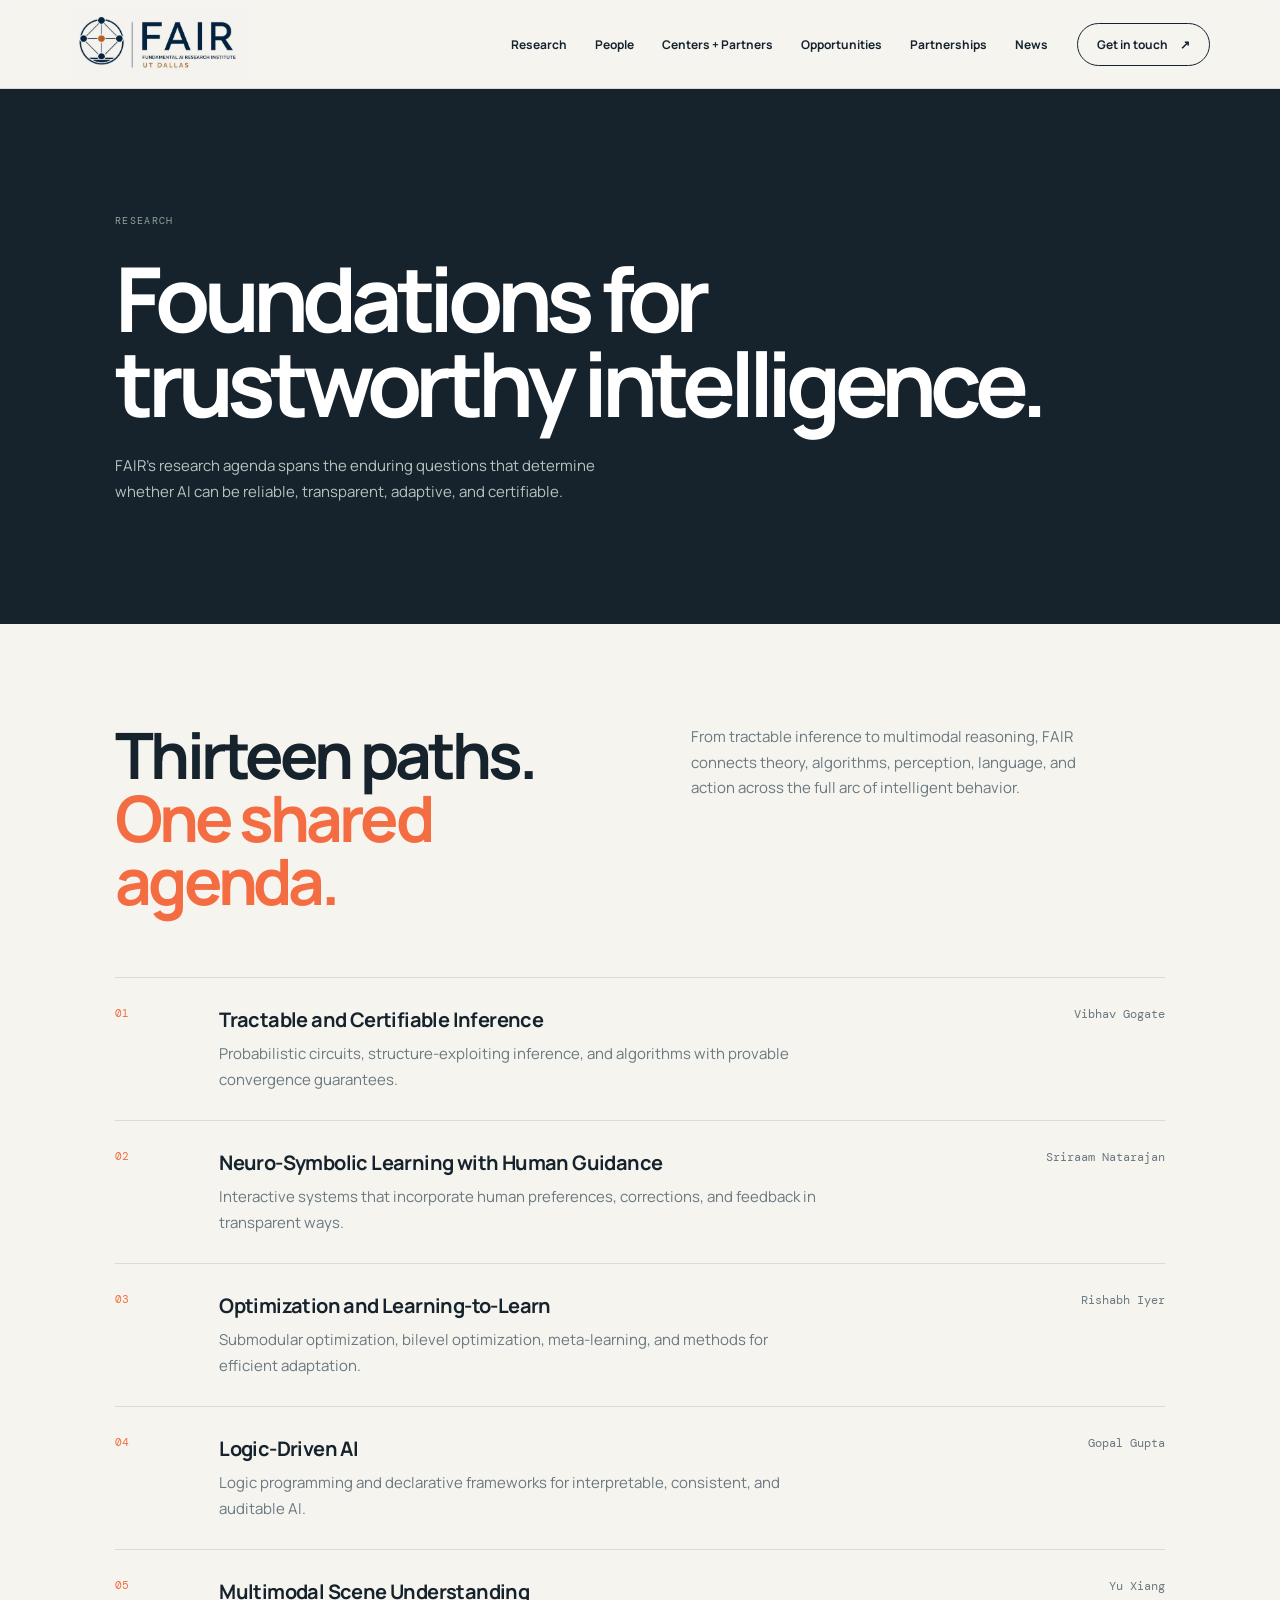
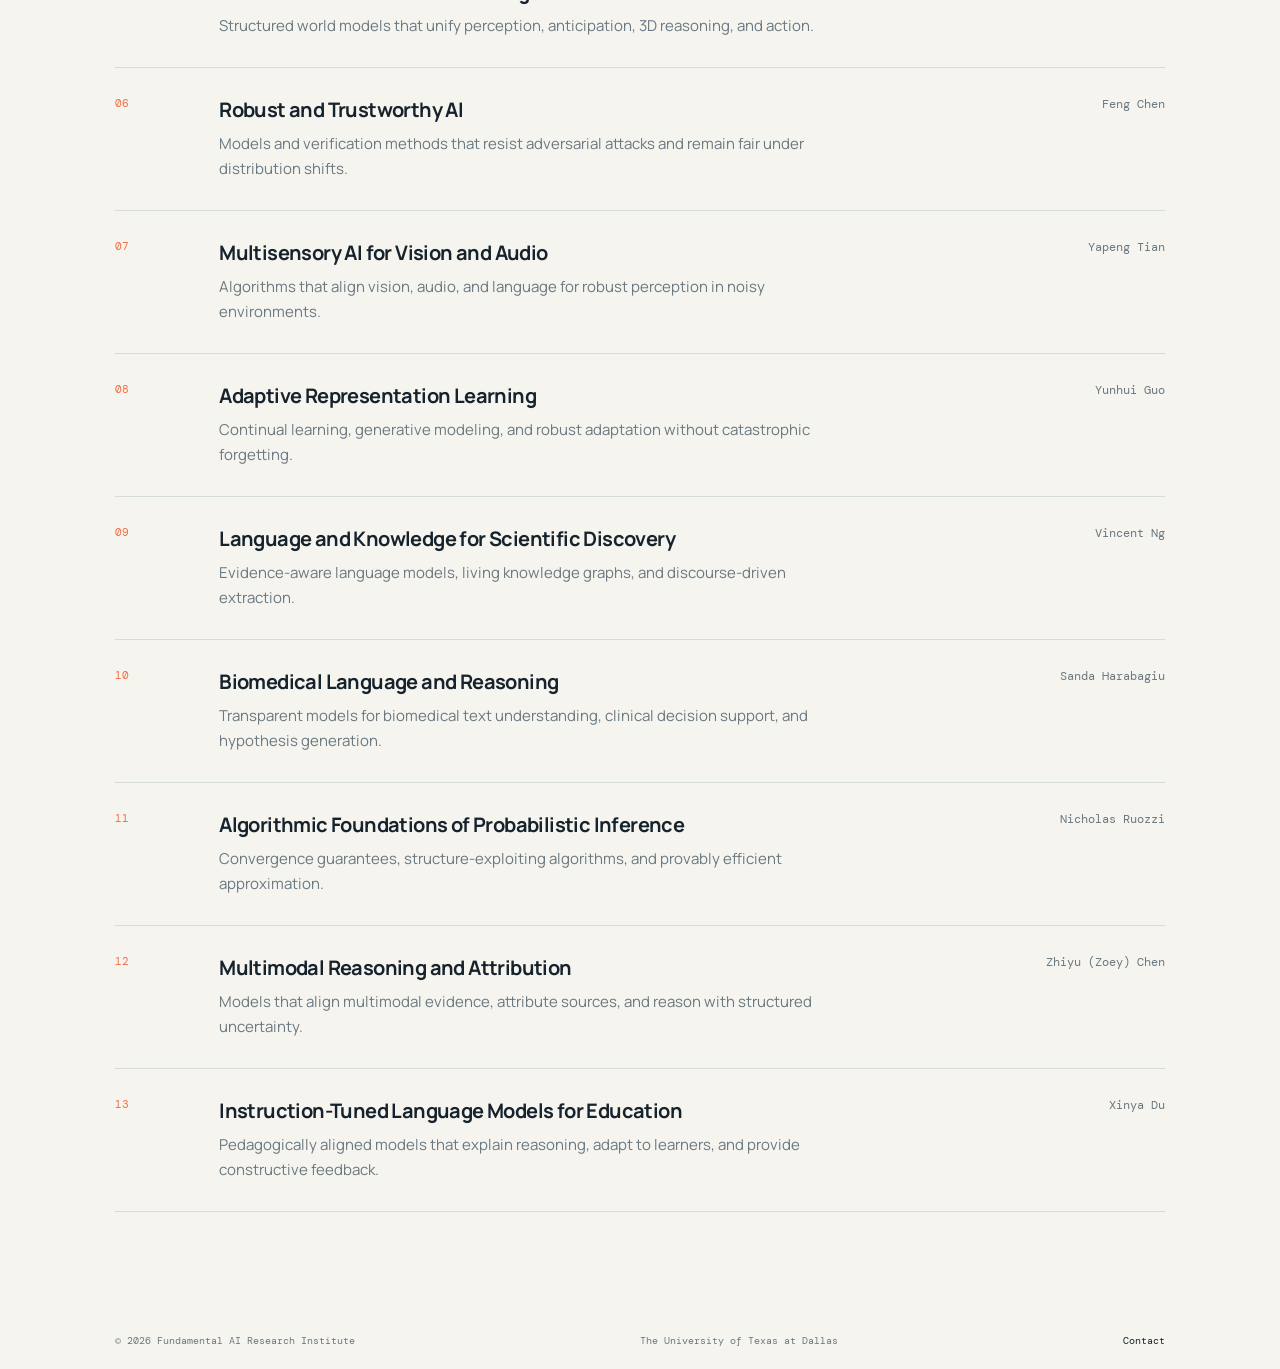
<file: research.html>
<!doctype html>
<html lang="en">
<head>
  <meta charset="UTF-8">
  <meta name="viewport" content="width=device-width, initial-scale=1">
  <meta name="description" content="Fundamental AI Research Institute at The University of Texas at Dallas.">
  <title>Research — FAIR</title>
  <link rel="preconnect" href="https://fonts.googleapis.com">
  <link rel="preconnect" href="https://fonts.gstatic.com" crossorigin>
  <link href="https://fonts.googleapis.com/css2?family=DM+Mono:wght@400;500&family=Manrope:wght@400;500;600;700;800&display=swap" rel="stylesheet">
  <link rel="stylesheet" href="styles.css">
</head>
<body>
  <div class="site-shell">
    <header class="topbar">
      <a class="brand" href="index.html" aria-label="FAIR home">
        <img class="brand-logo" src="assets/logo/fair_logo_full.jpeg" alt="" aria-hidden="true">
      </a>
      <button class="menu-toggle" aria-label="Toggle menu" aria-expanded="false"><span></span><span></span></button>
      <nav class="nav" aria-label="Main navigation">
      <a class="active" href="research.html">Research </a>
      <a href="people.html">People </a>
      <a href="centers.html">Centers + Partners </a>
      <a href="opportunities.html">Opportunities </a>
      <a href="partnerships.html">Partnerships </a>
      <a href="news.html">News </a>
      <a class="nav-contact" href="contact.html">Get in touch <span>↗</span></a>
      </nav>
    </header>
    <main>
<section class="subhero compact">
  <div class="section-label">Research</div>
  <h1>Foundations for<br>trustworthy intelligence. </h1>
  <p>FAIR’s research agenda spans the enduring questions that determine whether AI can be reliable, transparent, adaptive, and certifiable.</p>
</section>
<section class="content-page">
  <div class="intro-band">
  <h2>Thirteen paths.<br><em>One shared agenda.</em></h2>
  <p>From tractable inference to multimodal reasoning, FAIR connects theory, algorithms, perception, language, and action across the full arc of intelligent behavior.</p>
</div>

  <div class="thrust-list">
<article>
  <span>01</span>
  <div><h3>Tractable and Certifiable Inference</h3><p>Probabilistic circuits, structure-exploiting inference, and algorithms with provable convergence guarantees.</p></div>
  <b>Vibhav Gogate</b>
</article>
<article>
  <span>02</span>
  <div><h3>Neuro-Symbolic Learning with Human Guidance</h3><p>Interactive systems that incorporate human preferences, corrections, and feedback in transparent ways.</p></div>
  <b>Sriraam Natarajan</b>
</article>
<article>
  <span>03</span>
  <div><h3>Optimization and Learning-to-Learn</h3><p>Submodular optimization, bilevel optimization, meta-learning, and methods for efficient adaptation.</p></div>
  <b>Rishabh Iyer</b>
</article>
<article>
  <span>04</span>
  <div><h3>Logic-Driven AI</h3><p>Logic programming and declarative frameworks for interpretable, consistent, and auditable AI.</p></div>
  <b>Gopal Gupta</b>
</article>
<article>
  <span>05</span>
  <div><h3>Multimodal Scene Understanding</h3><p>Structured world models that unify perception, anticipation, 3D reasoning, and action.</p></div>
  <b>Yu Xiang</b>
</article>
<article>
  <span>06</span>
  <div><h3>Robust and Trustworthy AI</h3><p>Models and verification methods that resist adversarial attacks and remain fair under distribution shifts.</p></div>
  <b>Feng Chen</b>
</article>
<article>
  <span>07</span>
  <div><h3>Multisensory AI for Vision and Audio</h3><p>Algorithms that align vision, audio, and language for robust perception in noisy environments.</p></div>
  <b>Yapeng Tian</b>
</article>
<article>
  <span>08</span>
  <div><h3>Adaptive Representation Learning</h3><p>Continual learning, generative modeling, and robust adaptation without catastrophic forgetting.</p></div>
  <b>Yunhui Guo</b>
</article>
<article>
  <span>09</span>
  <div><h3>Language and Knowledge for Scientific Discovery</h3><p>Evidence-aware language models, living knowledge graphs, and discourse-driven extraction.</p></div>
  <b>Vincent Ng</b>
</article>
<article>
  <span>10</span>
  <div><h3>Biomedical Language and Reasoning</h3><p>Transparent models for biomedical text understanding, clinical decision support, and hypothesis generation.</p></div>
  <b>Sanda Harabagiu</b>
</article>
<article>
  <span>11</span>
  <div><h3>Algorithmic Foundations of Probabilistic Inference</h3><p>Convergence guarantees, structure-exploiting algorithms, and provably efficient approximation.</p></div>
  <b>Nicholas Ruozzi</b>
</article>
<article>
  <span>12</span>
  <div><h3>Multimodal Reasoning and Attribution</h3><p>Models that align multimodal evidence, attribute sources, and reason with structured uncertainty.</p></div>
  <b>Zhiyu (Zoey) Chen</b>
</article>
<article>
  <span>13</span>
  <div><h3>Instruction-Tuned Language Models for Education</h3><p>Pedagogically aligned models that explain reasoning, adapt to learners, and provide constructive feedback.</p></div>
  <b>Xinya Du</b>
</article>

  </div>
</section>

    </main>
    <footer class="footer">
      <span>© 2026 Fundamental AI Research Institute</span>
      <span>The University of Texas at Dallas</span>
      <a href="contact.html">Contact</a>
    </footer>
  </div>
  <script src="app.js"></script>
</body>
</html>
</file>
<file: styles.css>
.name-grid{display:flex;flex-wrap:wrap;justify-content:center;gap:14px;background:transparent;border:0}.name-grid>div{flex:0 0 calc((100% - 28px) / 3);border:1px solid var(--line)}
@media(max-width:800px){.name-grid>div{flex-basis:100%}}
.entity-list>div{grid-template-columns:7% minmax(0,55%) 1fr !important}.entity-list h3{white-space:normal}.entity-list p{margin-top:0}
@media(max-width:800px){.entity-list>div{grid-template-columns:12% 1fr}.entity-list h3{white-space:normal}.entity-list p{grid-column:2}}
.subhero>p,.intro-band p,.thrust-list p,.entity-list p,.partnership-rows p,.opportunity-cards p{font-size:15px !important;line-height:1.7 !important}.profile p{font-size:14px !important;line-height:1.7 !important}.name-grid p,.group-intro{font-size:12px !important;line-height:1.5 !important}.thrust-list b{font-size:12px !important}
.nav-contact{padding:12px 19px !important}.nav-contact span{margin-left:12px}
.contact-page{padding:120px 9vw !important}
@media(max-width:800px){.contact-page{padding:90px 7vw !important}}
:root{--ink:#16232d;--muted:#6a7880;--paper:#f5f4ef;--green:#45c58b;--mint:#d8f1e5;--line:#d7ddd8;--orange:#f46d42}*{box-sizing:border-box}html{scroll-behavior:smooth}body{margin:0;background:var(--paper);color:var(--ink);font-family:Manrope,Arial,sans-serif}a{color:inherit;text-decoration:none}.site-shell{max-width:1600px;margin:auto;overflow:hidden}.topbar{height:89px;padding:0 5.5vw;display:flex;align-items:center;justify-content:space-between;border-bottom:1px solid var(--line);background:rgba(245,244,239,.92);position:sticky;top:0;z-index:10;backdrop-filter:blur(14px)}.brand{display:flex;align-items:center;gap:11px}.brand-logo{display:block;width:180px;height:auto;mix-blend-mode:multiply}.nav{display:flex;align-items:center;gap:2.2vw;font-size:12px;font-weight:700}.nav a{transition:color .2s}.nav a:hover,.text-link:hover{color:var(--orange)}.nav-contact{border:1px solid var(--ink);padding:11px 15px;border-radius:30px}.nav-contact span,.button span,.text-link span{margin-left:10px}.menu-toggle{display:none}.page-section{padding:115px 9vw}.hero{min-height:690px;padding-top:115px;position:relative;display:flex;justify-content:space-between;align-items:center}.eyebrow,.section-label{font-family:"DM Mono",monospace;text-transform:uppercase;font-size:10px;letter-spacing:.13em;color:var(--muted)}.eyebrow span{color:var(--green);padding:0 8px}.hero h1{font-size:clamp(48px,6vw,92px);line-height:.98;letter-spacing:-.065em;margin:30px 0 27px;font-weight:700}.hero h1 em,.section-heading em,.display-copy,.dark-band em,.partnership-content em,.education em,.news em,.contact em{color:var(--orange);font-style:normal}.hero-intro{max-width:470px;font-size:16px;line-height:1.65;color:#516168;margin-bottom:34px}.button{display:inline-flex;align-items:center;padding:15px 20px;border-radius:30px;font-size:12px;font-weight:800;transition:transform .2s,background .2s}.button:hover{transform:translateY(-3px)}.button-dark{background:var(--ink);color:white}.button-dark:hover{background:#243740}.hero-visual{width:min(44vw,570px);height:min(44vw,570px);min-width:370px;position:relative;background:var(--mint);border-radius:50%}.orbit{border:1px solid rgba(22,35,45,.19);border-radius:50%;position:absolute;inset:15%}.orbit-two{inset:25%;border-style:dashed}.orbit-three{inset:39%;border-color:var(--orange)}.core{position:absolute;left:50%;top:50%;transform:translate(-50%,-50%);width:145px;height:145px;border:1px solid var(--ink);border-radius:50%;padding:13px;overflow:hidden;background:var(--paper);display:grid;place-items:center}.core img{display:block;width:100%;height:100%;object-fit:cover;border-radius:50%;mix-blend-mode:multiply}.constellation{position:absolute;inset:4%;width:92%;height:92%;fill:none;stroke:var(--ink);stroke-width:1}.node{position:absolute;background:var(--paper);border:1px solid var(--ink);padding:8px 12px;border-radius:20px;font:10px "DM Mono"}.node-a{top:13%;left:17%}.node-b{top:29%;right:9%}.node-c{bottom:18%;left:9%}.node-d{bottom:9%;right:24%}.scroll-cue{position:absolute;bottom:44px;left:9vw;display:flex;gap:10px;align-items:center;color:var(--muted);font:10px "DM Mono"}.scroll-cue span{display:block;width:28px;border-top:1px solid var(--orange)}.statement{border-top:1px solid var(--line);display:grid;grid-template-columns:25% 1fr;gap:4vw}.statement-content{max-width:850px}.display-copy{font-size:clamp(31px,4vw,58px);line-height:1.06;letter-spacing:-.05em;margin:0 0 38px;font-weight:700}.body-copy{max-width:510px;font-size:15px;line-height:1.75;color:var(--muted)}.section-heading{display:flex;justify-content:space-between;align-items:flex-end;margin-bottom:60px}.section-heading h2,.partnership-content h2,.education h2,.news h2,.contact h2{font-size:clamp(40px,5vw,72px);line-height:.98;letter-spacing:-.06em;margin:24px 0 0}.section-heading>p{max-width:380px;color:var(--muted);font-size:14px;line-height:1.7;margin:0}.research{background:#e9eee9}.research-grid{display:grid;grid-template-columns:repeat(3,1fr);gap:1px;background:var(--line);border:1px solid var(--line)}.research-card{min-height:250px;background:var(--paper);padding:28px 30px;position:relative;transition:background .25s,transform .25s}.research-card:hover{background:var(--mint);transform:translateY(-4px);z-index:1}.research-card.featured{background:var(--ink);color:white}.research-card.featured p{color:#b9c5c2}.card-number,.people-list span,.opportunity-stack span{font:10px "DM Mono";color:var(--orange)}.research-card h3{font-size:25px;letter-spacing:-.04em;margin:62px 0 12px}.research-card p{font-size:13px;line-height:1.6;color:var(--muted);max-width:240px}.card-arrow{position:absolute;right:29px;top:26px;font-size:18px}.people{background:var(--paper)}.people-list{border-top:1px solid var(--ink)}.people-list>div{display:grid;grid-template-columns:8% 45% 1fr;align-items:center;padding:24px 0;border-bottom:1px solid var(--line)}.people-list h3{margin:0;font-size:22px;letter-spacing:-.04em}.people-list p{margin:0;color:var(--muted);font-size:12px}.pending-note{font:10px "DM Mono";color:var(--muted);margin-top:28px}.dark-band{background:var(--ink);color:white}.dark-band .section-label{color:#8ea29e}.dark-band-grid,.partnership-content,.education-grid{display:grid;grid-template-columns:1fr 1fr;gap:8vw;margin-top:25px}.dark-band h2{font-size:clamp(42px,5vw,76px);line-height:.98;letter-spacing:-.065em;margin:0}.dark-band p,.partnership-content p,.education p{color:#aebdb9;line-height:1.75;font-size:15px;max-width:400px}.text-link{display:inline-block;margin-top:30px;color:var(--green);font:12px "DM Mono"}.partner-lines{display:grid;grid-template-columns:repeat(4,1fr);gap:12px;border-top:1px solid #3a4b50;margin-top:115px;padding-top:20px;color:#93a5a2;font:10px "DM Mono"}.partnerships{background:var(--green)}.partnership-content h2{margin-top:25px}.partnership-content p{color:#245345}.partnership-content .small-copy{font-size:12px;margin-top:22px}.button-outline{border:1px solid var(--ink);margin-top:15px}.button-outline:hover{background:var(--ink);color:white}.education-grid{margin-top:25px}.education h2{margin:0}.opportunity-stack>div{display:grid;grid-template-columns:12% 1fr;grid-template-rows:auto auto;border-top:1px solid var(--line);padding:20px 0}.opportunity-stack span{grid-row:1 / 3}.opportunity-stack h3{font-size:20px;margin:0}.opportunity-stack p{font-size:12px;margin:5px 0 0}.news{background:#e9eee9}.news-intro{display:flex;justify-content:space-between;align-items:flex-end;margin-top:25px}.news-intro h2{margin:0}.news-intro p{color:var(--muted);font-size:14px;max-width:300px;line-height:1.6}.empty-news{margin-top:65px;min-height:160px;border-top:1px solid var(--line);display:flex;justify-content:space-between;align-items:flex-start;padding-top:20px}.empty-news span{color:var(--orange);font:10px "DM Mono";text-transform:uppercase}.empty-news p{color:var(--muted);font-size:13px}.contact{background:var(--orange);color:var(--ink);position:relative;overflow:hidden}.contact .section-label{color:#73402d}.contact h2{position:relative}.contact>p{position:relative;max-width:400px;font-size:15px;line-height:1.7;margin:35px 0}.button-light{background:var(--ink);color:white;position:relative}.contact-orb{position:absolute;right:-10%;top:3%;width:480px;height:480px;border:1px solid rgba(22,35,45,.3);border-radius:50%;box-shadow:0 0 0 70px rgba(22,35,45,.04),0 0 0 140px rgba(22,35,45,.04)}.contact-footer{border-top:1px solid rgba(22,35,45,.35);margin-top:120px;padding-top:18px;display:flex;justify-content:space-between;font:10px "DM Mono"}.footer{display:flex;justify-content:space-between;padding:22px 9vw;color:var(--muted);font:10px "DM Mono"}.footer a{color:var(--ink)}
@media(max-width:800px){.topbar{height:73px;padding:0 6vw}.brand-logo{width:155px}.menu-toggle{display:flex;background:none;border:0;flex-direction:column;gap:5px;padding:8px}.menu-toggle span{width:24px;border-top:2px solid var(--ink)}.nav{display:none;position:absolute;top:73px;left:0;right:0;padding:20px 6vw 25px;background:var(--paper);border-bottom:1px solid var(--line);flex-direction:column;align-items:flex-start;gap:20px}.nav.open{display:flex}.hero{padding-top:80px;display:block;min-height:auto}.hero h1{font-size:52px}.hero-visual{width:75vw;height:75vw;min-width:0;margin:65px auto 25px}.scroll-cue{display:none}.page-section{padding:80px 7vw}.statement{display:block}.statement .section-label{margin-bottom:35px}.section-heading,.news-intro{display:block}.section-heading>p{margin-top:28px}.research-grid{grid-template-columns:1fr 1fr}.research-card{min-height:220px;padding:22px}.research-card h3{font-size:21px;margin-top:47px}.people-list>div{grid-template-columns:12% 1fr;gap:10px}.people-list p{grid-column:2}.dark-band-grid,.partnership-content,.education-grid{grid-template-columns:1fr;gap:25px}.partner-lines{grid-template-columns:1fr 1fr;margin-top:70px;gap:20px}.contact-orb{right:-35%;top:15%;width:360px;height:360px}.contact-footer{margin-top:80px;gap:20px;flex-direction:column}.footer{padding:20px 7vw;gap:12px;flex-wrap:wrap}}
@media(max-width:480px){.research-grid{grid-template-columns:1fr}.hero-visual{width:86vw;height:86vw}.node{font-size:8px;padding:6px 8px}.brand-logo{width:145px}.hero h1{font-size:46px}}
.person-image{display:block;width:140px;height:140px;aspect-ratio:1;object-fit:contain;object-position:center;margin:0 auto 22px;background:var(--paper)}.name-grid .person-image{width:140px;height:140px;object-fit:contain}
.person-image,.name-grid .person-image{height:140px}
.featured-profile .person-image{background:var(--mint)}
.featured-profile,.name-grid>div{text-align:center}.featured-profile p,.name-grid p{margin-left:auto;margin-right:auto}
.name-grid{display:flex !important;flex-wrap:wrap;justify-content:center;gap:14px;background:transparent !important;border:0 !important}.name-grid>div{flex:0 0 calc((100% - 28px) / 3);border:1px solid var(--line)}
@media(max-width:800px){.name-grid{display:flex}.name-grid>div{flex-basis:100%}}
.name-grid{display:flex;flex-wrap:wrap;justify-content:center;gap:14px;background:transparent;border:0}.name-grid>div{flex:0 0 calc((100% - 28px) / 3);border:1px solid var(--line)}
@media(max-width:800px){.name-grid>div{flex-basis:100%}}
.nav a.active{color:var(--orange)}.subhero{padding:125px 9vw 105px;background:var(--ink);color:white}.subhero .section-label{color:#91a49f}.subhero h1{font-size:clamp(52px,7vw,100px);line-height:.95;letter-spacing:-.07em;margin:28px 0}.subhero h1 em{color:var(--green);font-style:normal}.subhero>p{max-width:480px;color:#b6c4c0;font-size:16px;line-height:1.7}.subhero.compact{min-height:450px}.orange-hero{background:var(--orange);color:var(--ink)}.orange-hero .section-label{color:#72412f}.orange-hero h1 em{color:var(--ink)}.orange-hero>p{color:#51372f}.content-page{padding:100px 9vw}.intro-band{display:grid;grid-template-columns:1fr 1fr;gap:8vw;padding-bottom:65px;border-bottom:1px solid var(--line)}.intro-band h2{font-size:clamp(40px,5vw,70px);line-height:.98;letter-spacing:-.06em;margin:0}.intro-band h2 em{font-style:normal;color:var(--orange)}.intro-band p{max-width:410px;color:var(--muted);line-height:1.75;font-size:15px;margin:0}.thrust-list article,.entity-list>div,.partnership-rows>div{display:grid;grid-template-columns:8% 1fr 22%;gap:20px;padding:28px 0;border-bottom:1px solid var(--line);align-items:start}.thrust-list article>span,.entity-list span,.partnership-rows>div>span{font:11px "DM Mono";color:var(--orange)}.thrust-list h3,.entity-list h3,.partnership-rows h3{margin:0;font-size:20px;letter-spacing:-.03em}.thrust-list p,.entity-list p,.partnership-rows p{color:var(--muted);font-size:13px;line-height:1.6;margin:8px 0 0;max-width:600px}.thrust-list b{font:11px "DM Mono";font-weight:400;color:var(--muted);text-align:right}.people-group{padding:65px 0 0}.people-group>h2{font-size:clamp(30px,3vw,44px);letter-spacing:-.05em;margin:0 0 25px}.profile-grid{display:grid;grid-template-columns:1fr 1fr;gap:1px;background:var(--line)}.profile{background:var(--paper);padding:30px}.featured-profile{background:var(--mint)}.profile>span,.name-grid p,.group-intro{color:var(--muted);font:10px "DM Mono";text-transform:uppercase;letter-spacing:.08em}.profile h3{font-size:30px;letter-spacing:-.05em;margin:45px 0 10px}.profile p{max-width:340px;color:#506168;font-size:13px;line-height:1.65}.name-grid{display:grid;grid-template-columns:repeat(3,1fr);gap:1px;background:var(--line);border:1px solid var(--line)}.name-grid>div{background:var(--paper);padding:23px}.name-grid h3{margin:0;font-size:17px}.name-grid p{font-size:9px;line-height:1.4;margin:8px 0 0;text-transform:none;letter-spacing:0}.group-intro{font-size:11px;line-height:1.7;text-transform:none;max-width:610px}.faculty-cloud{font-size:21px;line-height:1.9;letter-spacing:-.03em;max-width:1000px}.partner-intro{margin-top:110px}.entity-list>div{grid-template-columns:8% 42% 1fr}.partner-list p{margin-top:0}.opportunity-cards{display:grid;grid-template-columns:repeat(3,1fr);gap:1px;background:var(--line);margin-top:65px}.opportunity-cards article{background:var(--paper);padding:28px;min-height:225px}.opportunity-cards span{font:11px "DM Mono";color:var(--orange)}.opportunity-cards h3{margin:58px 0 10px;font-size:20px}.opportunity-cards p{color:var(--muted);font-size:13px;line-height:1.6;margin:0}.callout,.application-band{background:var(--green);margin-top:80px;padding:45px}.callout>span{font:10px "DM Mono";text-transform:uppercase}.callout h2,.application-band h2{font-size:clamp(37px,4vw,60px);letter-spacing:-.06em;line-height:.98;margin:28px 0}.partnership-rows{margin-top:65px}.partnership-rows>div{grid-template-columns:8% 1fr}.application-band{background:var(--orange)}.application-band p{max-width:380px;color:#51372f;font-size:14px;line-height:1.7;margin:0 0 25px}.large-empty{padding:80px 0 140px;display:block}.large-empty h2{font-size:clamp(45px,6vw,82px);line-height:.95;letter-spacing:-.07em;margin:40px 0 25px}.large-empty h2 em{color:var(--orange);font-style:normal}.large-empty p{color:var(--muted);font-size:15px}.contact-page{min-height:720px;padding-top:120px}.contact-page h1{font-size:clamp(52px,7vw,100px);line-height:.95;letter-spacing:-.07em;margin:28px 0}.contact-page h1 em{color:var(--ink);font-style:normal}.contact-page>p{max-width:420px;font-size:16px;line-height:1.7;margin:35px 0}.contact-details{display:grid;grid-template-columns:1fr 1fr;gap:8vw;border-top:1px solid rgba(22,35,45,.3);margin-top:120px;padding-top:20px}.contact-details span{font:10px "DM Mono";text-transform:uppercase}.contact-details p{font-size:13px;line-height:1.65}.contact-details small{font-size:10px}.contact-details a{text-decoration:underline}@media(max-width:800px){.subhero{padding:90px 7vw 75px;min-height:390px}.content-page{padding:70px 7vw}.intro-band,.profile-grid,.contact-details{grid-template-columns:1fr;gap:28px}.thrust-list article,.entity-list>div{grid-template-columns:12% 1fr}.thrust-list b{grid-column:2;text-align:left}.name-grid,.opportunity-cards{grid-template-columns:1fr 1fr}.opportunity-cards article{min-height:195px;padding:22px}.opportunity-cards h3{margin-top:38px;font-size:18px}.faculty-cloud{font-size:18px}.partner-intro{margin-top:75px}.partnership-rows>div{grid-template-columns:12% 1fr}.contact-page{padding-top:90px}.contact-details{margin-top:85px}}@media(max-width:480px){.name-grid,.opportunity-cards{grid-template-columns:1fr}.faculty-cloud{font-size:16px}}

.research-card b{display:block;margin-top:14px;font:10px "DM Mono";font-weight:400;color:var(--muted)}

.education .opportunity-stack>div{border-color:#3a4b50}

.contact h2 em{color:var(--ink)}
.core{transform:translate(-50%,-50%)}
.core img{transform:translate(1px, -4px);object-position:center center}
</file>
